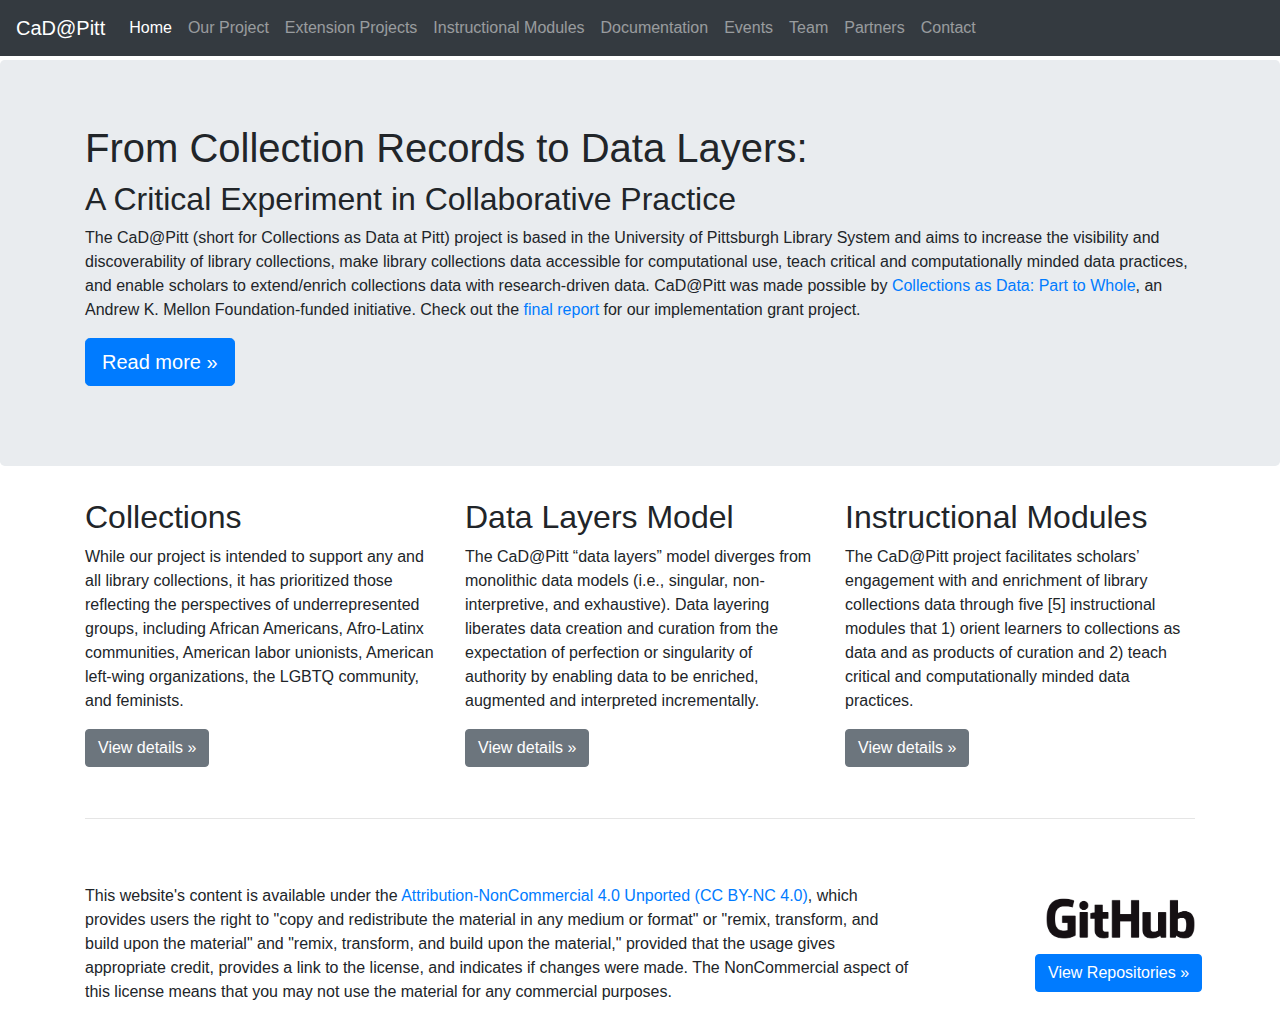
<file: index.html>
<!doctype html>
<html lang="en">
  <head>
    <meta charset="utf-8">
    <meta name="viewport" content="width=device-width, initial-scale=1, shrink-to-fit=no">
    <meta name="description" content="">
    <meta name="author" content="">
    <link rel="icon" href="favicon.ico">

    <title>CaD@Pitt</title>

    <!-- Bootstrap core CSS -->
    <link href="css/bootstrap.min.css" rel="stylesheet">

    <!-- Custom styles for this template -->
    <link href="css/jumbotron.css" rel="stylesheet">

    <!-- Font Awesome Icons css -->
    <link rel="stylesheet" href="https://cdnjs.cloudflare.com/ajax/libs/font-awesome/4.7.0/css/font-awesome.min.css">

  </head>

  <body>

    <nav class="navbar navbar-expand-md navbar-dark fixed-top bg-dark">
      <a class="navbar-brand" href="#">CaD@Pitt</a>
      <button class="navbar-toggler" type="button" data-toggle="collapse" data-target="#navbarsExampleDefault" aria-controls="navbarsExampleDefault" aria-expanded="false" aria-label="Toggle navigation">
        <span class="navbar-toggler-icon"></span>
      </button>

      <div class="collapse navbar-collapse" id="navbarsExampleDefault">
        <ul class="navbar-nav mr-auto">
          <li class="nav-item active">
            <a class="nav-link" href="#">Home<span class="sr-only">(current)</span></a>
          </li>

          <li class="nav-item">
            <a class="nav-link" href="/project">Our Project<span class="sr-only">(current)</span></a>
          </li>

          <li class="nav-item">
            <a class="nav-link" href="/extensions">Extension Projects</a>
          </li>

          <li class="nav-item">
            <a class="nav-link" href="/modules">Instructional Modules</a>
          </li>

          <li class="nav-item">
            <a class="nav-link" href="/documentation">Documentation</a>
          </li>

          <li class="nav-item">
            <a class="nav-link" href="/events">Events</a>
          </li>

          <li class="nav-item">
            <a class="nav-link" href="/team">Team</span></a>
          </li>

          <li class="nav-item">
            <a class="nav-link" href="/partners">Partners</a>
          </li>

          <li class="nav-item">
            <a class="nav-link" href="/contact">Contact</a>
          </li>
        </ul>

      </div>
    </nav>

    <main role="main">

      <!-- Main jumbotron for a primary marketing message or call to action -->
      <div class="jumbotron">
        <div class="container">
          <h1>From Collection Records to Data Layers: </h1>
          <h2>A Critical Experiment in Collaborative Practice</h2>
          <p>The CaD@Pitt (short for Collections as Data at Pitt) project is based in the University of Pittsburgh Library System and aims to increase the visibility and discoverability of library collections, make library collections data accessible for computational use, teach critical and computationally minded data practices, and enable scholars to extend/enrich collections data with research-driven data. CaD@Pitt was made possible by <a href="https://collectionsasdata.github.io/part2whole/">Collections as Data: Part to Whole</a>, an Andrew K. Mellon Foundation-funded initiative. Check out the <a href="https://osf.io/djgpz/">final report</a> for our implementation grant project.</p>
          <p><a class="btn btn-primary btn-lg" href="project" role="button">Read more &raquo;</a></p>
        </div>
      </div>

      <div class="container">
        <!-- Example row of columns -->
        <div class="row">
          <div class="col-md-4">
            <h2>Collections</h2>
            <p>While our project is intended to support any and all library collections, it has prioritized those reflecting the perspectives of underrepresented groups, including African Americans, Afro-Latinx communities, American labor unionists, American left-wing organizations, the LGBTQ community, and feminists.</p>
            <p><a class="btn btn-secondary" href="project#collections" role="button">View details &raquo;</a></p>
          </div>
          <div class="col-md-4">
            <h2>Data Layers Model</h2>
            <p>The CaD@Pitt “data layers” model diverges from monolithic data models (i.e., singular, non-interpretive, and exhaustive). Data layering liberates data creation and curation from the expectation of perfection or singularity of authority by enabling data to be enriched, augmented and interpreted incrementally.</p>
            <p><a class="btn btn-secondary" href="project#data-layers" role="button">View details &raquo;</a></p>
          </div>
          <div class="col-md-4">
            <h2>Instructional Modules</h2>
            <p>The CaD@Pitt project facilitates scholars’ engagement with and enrichment of library collections data through five [5] instructional modules that 1) orient learners to collections as data and as products of curation and 2) teach critical and computationally minded data practices.</p>
            <p><a class="btn btn-secondary" href="project#instructional-modules" role="button">View details &raquo;</a></p>
          </div>
        </div>
         <hr>
      </div> <!-- /container -->



    </main>

    <footer class="container"><div class="row">
      <div class="col-md-9"><p>This website's content is available under the <a href="https://creativecommons.org/licenses/by-nc/4.0/">Attribution-NonCommercial 4.0 Unported (CC BY-NC 4.0)</a>, which provides users the right to "copy and redistribute the material in any medium or format" or "remix, transform, and build upon the material" and "remix, transform, and build upon the material," provided that the usage gives appropriate credit, provides a link to the license, and indicates if changes were made. The NonCommercial aspect of this license means that you may not use the material for any commercial purposes. </p></div>
      <div class="col-md-1"></div>
      <div class="col-md-2"><img id="ghlogo" src="images/GitHub-Logos/GitHub_Logo.png">
            <a class="btn btn-primary" href="https://github.com/CaDatPitt" target="blank" role="button">View Repositories &raquo;</a>
          </div></div>

    </footer>

    <!-- Bootstrap core JavaScript
    ================================================== -->
    <!-- Placed at the end of the document so the pages load faster -->
    <script src="js/jquery-3.2.1.slim.min.js"></script>
    <script>window.jQuery || document.write('<script src="js/vendor/jquery-slim.min.js"><\/script>')</script>
    <script src="js/popper.min.js"></script>
    <script src="js/bootstrap.min.js"></script>
  </body>
</html>
</file>
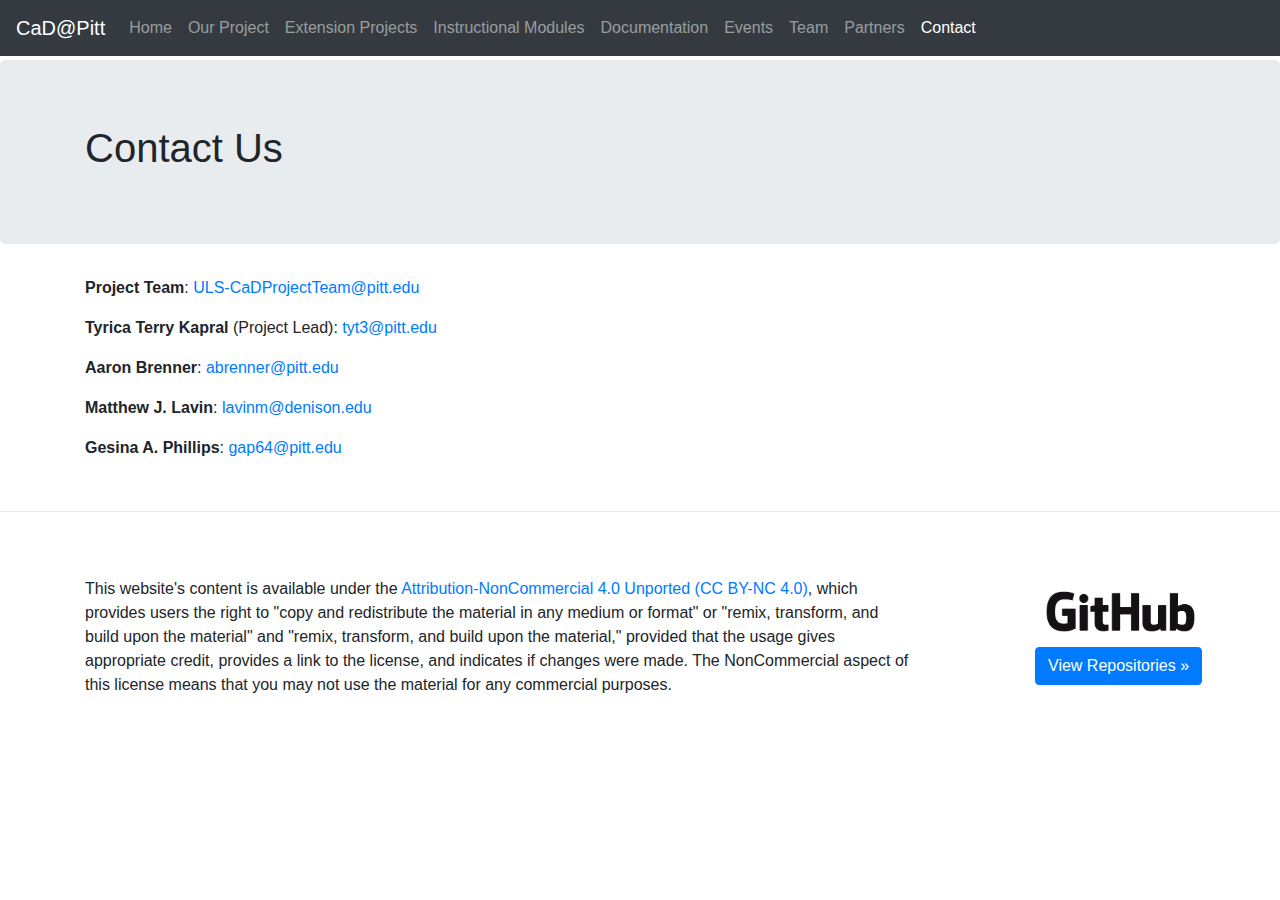
<file: contact/index.html>
<!doctype html>
<html lang="en">
  <head>
    <meta charset="utf-8">
    <meta name="viewport" content="width=device-width, initial-scale=1, shrink-to-fit=no">
    <meta name="description" content="">
    <meta name="author" content="">
    <link rel="icon" href="/favicon.ico">

    <title>Contact Us • CaD@Pitt</title>

    <!-- Bootstrap core CSS -->
    <link href="/css/bootstrap.min.css" rel="stylesheet">

    <!-- Custom styles for this template -->
    <link href="/css/jumbotron.css" rel="stylesheet">

    <!-- Font Awesome Icons css -->
    <link rel="stylesheet" href="https://cdnjs.cloudflare.com/ajax/libs/font-awesome/4.7.0/css/font-awesome.min.css">

  </head>

  <body>

    <nav class="navbar navbar-expand-md navbar-dark fixed-top bg-dark">
      <a class="navbar-brand" href="/">CaD@Pitt</a>
      <button class="navbar-toggler" type="button" data-toggle="collapse" data-target="#navbarsExampleDefault" aria-controls="navbarsExampleDefault" aria-expanded="false" aria-label="Toggle navigation">
        <span class="navbar-toggler-icon"></span>
      </button>

      <div class="collapse navbar-collapse" id="navbarsExampleDefault">
        <ul class="navbar-nav mr-auto">
          <li class="nav-item">
            <a class="nav-link" href="/">Home</a>
          </li>

          <li class="nav-item">
            <a class="nav-link" href="/project">Our Project</a>
          </li>

          <li class="nav-item">
            <a class="nav-link" href="/extensions">Extension Projects</a>
          </li>

          <li class="nav-item">
            <a class="nav-link" href="/modules">Instructional Modules</a>
          </li>

          <li class="nav-item">
            <a class="nav-link" href="/documentation">Documentation</a>
          </li>

          <li class="nav-item">
            <a class="nav-link" href="/events">Events</a>
          </li>

          <li class="nav-item">
            <a class="nav-link" href="/team">Team</span></a>
          </li>

          <li class="nav-item">
            <a class="nav-link" href="/partners">Partners</a>
          </li>

          <li class="nav-item active">
            <a class="nav-link" href="/contact">Contact<span class="sr-only">(current)</span></a>
          </li>
        </ul>
      </div>
    </nav>

    <main role="main">
      <div class="jumbotron">
        <div class="container">
          <h1>Contact Us</h1>
        </div>
      </div>
      <div class="container">
        <div class="row">
          <div class="col-md-8">

            <p><strong>Project Team</strong>: <a href = "mailto: ULS-CaDProjectTeam@pitt.edu">ULS-CaDProjectTeam@pitt.edu</a></p>

            <p><strong>Tyrica Terry Kapral</strong> (Project Lead): <a href = "mailto: tyt3@pitt.edu">tyt3@pitt.edu</a></p>

            <p><strong>Aaron Brenner</strong>: <a href = "mailto: abrenner@pitt.edu">abrenner@pitt.edu</a></p>

            <p><strong>Matthew J. Lavin</strong>: <a href = "mailto: lavinm@denison.edu">lavinm@denison.edu</a></p>

            <p><strong>Gesina A. Phillips</strong>: <a href = "mailto: gap64@pitt.edu">gap64@pitt.edu</a></p>

          </div>
        </div>
      </div>


    </main>
  <hr>
    <footer class="container"><div class="row">
      <div class="col-md-9"><p>This website's content is available under the <a href="https://creativecommons.org/licenses/by-nc/4.0/">Attribution-NonCommercial 4.0 Unported (CC BY-NC 4.0)</a>, which provides users the right to "copy and redistribute the material in any medium or format" or "remix, transform, and build upon the material" and "remix, transform, and build upon the material," provided that the usage gives appropriate credit, provides a link to the license, and indicates if changes were made. The NonCommercial aspect of this license means that you may not use the material for any commercial purposes. </p></div>
      <div class="col-md-1"></div>
      <div class="col-md-2"><img id="ghlogo" src="../images/GitHub-Logos/GitHub_Logo.png">
            <a class="btn btn-primary" href="https://github.com/CaDatPitt" target="blank" role="button">View Repositories &raquo;</a>
          </div></div>

    </footer>

    <!-- Bootstrap core JavaScript
    ================================================== -->
    <!-- Placed at the end of the document so the pages load faster -->
    <script src="/js/jquery-3.2.1.slim.min.js"></script>
    <script>window.jQuery || document.write('<script src="/js/vendor/jquery-slim.min.js"><\/script>')</script>
    <script src="/js/popper.min.js"></script>
    <script src="/js/bootstrap.min.js"></script>
  </body>
</html>
</file>
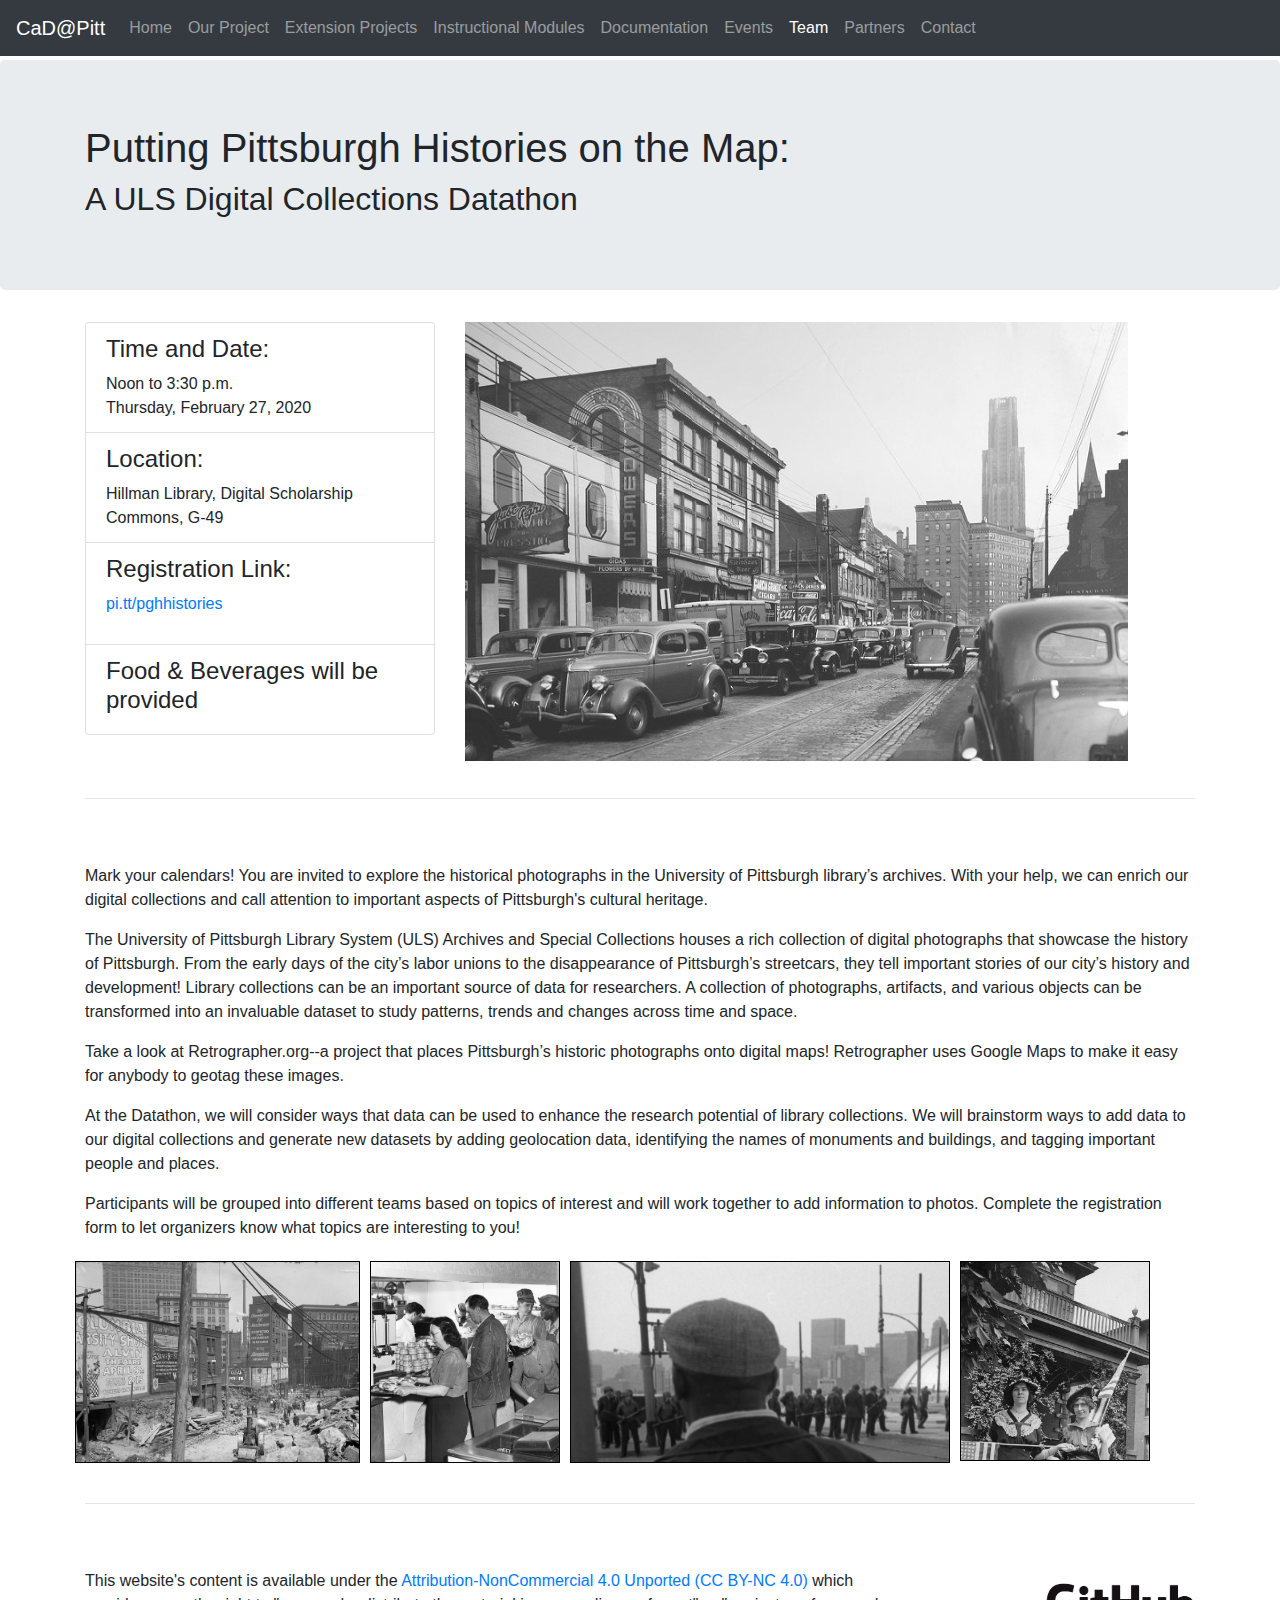
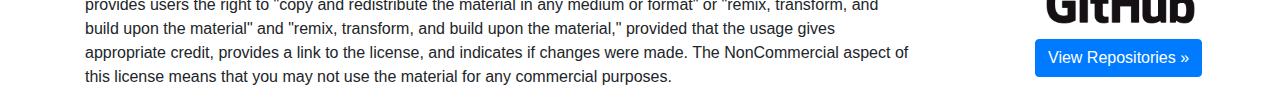
<file: datathon/index.html>
<!doctype html>
<html lang="en">
  <head>
    <meta charset="utf-8">
    <meta name="viewport" content="width=device-width, initial-scale=1, shrink-to-fit=no">
    <meta name="description" content="">
    <meta name="author" content="">
    <link rel="icon" href="/favicon.ico">

    <title>CaD@Pitt</title>

    <!-- Bootstrap core CSS -->
    <link href="/css/bootstrap.min.css" rel="stylesheet">

    <!-- Custom styles for this template -->
    <link href="/css/jumbotron.css" rel="stylesheet">
  </head>

  <body>

    <nav class="navbar navbar-expand-md navbar-dark fixed-top bg-dark">
      <a class="navbar-brand" href="/">CaD@Pitt</a>
      <button class="navbar-toggler" type="button" data-toggle="collapse" data-target="#navbarsExampleDefault" aria-controls="navbarsExampleDefault" aria-expanded="false" aria-label="Toggle navigation">
        <span class="navbar-toggler-icon"></span>
      </button>

      <div class="collapse navbar-collapse" id="navbarsExampleDefault">
        <ul class="navbar-nav mr-auto">
          <li class="nav-item">
            <a class="nav-link" href="/">Home</a>
          </li>

          <li class="nav-item">
            <a class="nav-link" href="/project">Our Project</a>
          </li>

          <li class="nav-item">
            <a class="nav-link" href="/extensions">Extension Projects</a>
          </li>

          <li class="nav-item">
            <a class="nav-link" href="/modules">Instructional Modules</a>
          </li>

          <li class="nav-item">
            <a class="nav-link" href="/documentation">Documentation</a>
          </li>

          <li class="nav-item">
            <a class="nav-link" href="/events">Events<span class="sr-only">(current)</span></a>
          </li>

          <li class="nav-item active">
            <a class="nav-link" href="/team">Team</span></a>
          </li>

          <li class="nav-item">
            <a class="nav-link" href="/partners">Partners</a>
          </li>

          <li class="nav-item">
            <a class="nav-link" href="/contact">Contact</a>
          </li>
        </ul>
      </div>
    </nav>

    <main role="main">
      <div class="jumbotron">
        <div class="container">
          <h1>Putting Pittsburgh Histories on the Map:</h1>
          <h2>A ULS Digital Collections Datathon</h2>
        </div>
      </div>
      <div class="container">
        <div class="row">
          <div class="col-md-4">
            <div class="list-group">
              <div class="list-group-item">
                <h4>Time and Date:</h4>
                Noon to 3:30 p.m. <br>
                Thursday, February 27, 2020
              </div>
              <div class="list-group-item">
                <h4>Location:</h4>
                Hillman Library, Digital Scholarship Commons, G-49
              </div>
              <div class="list-group-item">
                <h4>Registration Link:</h4>
                <a href="https://pitt.libcal.com/calendar/today/pghhistories">pi.tt/pghhistories</a>
              </p>
              </div>
              <div class="list-group-item">
                <h4>Food & Beverages will be provided</h4>
              </div>
            </div>
          </div>

          <div class="col-md-8">
            <img style="{width:'100%'; height: auto;}"src="/images/hpgh-1.png"/>
          </div>
        </div>
        <div class="row">
          <div class="col-md-12">
            <hr>
          <p>
            Mark your calendars! You are invited to explore the historical photographs in the University of Pittsburgh library’s archives. With your help, we can enrich our digital collections and call attention to important aspects of Pittsburgh's cultural heritage.
          </p>
          <p>
            The University of Pittsburgh Library System (ULS) Archives and Special Collections houses a rich collection of digital photographs that showcase the history of Pittsburgh. From the early days of the city’s labor unions to the disappearance of Pittsburgh’s streetcars, they tell important stories of our city’s history and development! Library collections can be an important source of data for researchers. A collection of photographs, artifacts, and various objects can be transformed into an invaluable dataset to study patterns, trends and changes across time and space.
          </p>
          <p>
            Take a look at Retrographer.org--a project that places Pittsburgh’s historic photographs onto digital maps! Retrographer uses Google Maps to make it easy for anybody to geotag these images.
          </p>
          <p>
             At the Datathon, we will consider ways that data can be used to enhance the research potential of library collections. We will brainstorm ways to add data to our digital collections and generate new datasets by adding geolocation data, identifying the names of monuments and buildings, and tagging important people and places.
          </p>
          <p>
             Participants will be grouped into different teams based on topics of interest and will work together to add information to photos. Complete the registration form to let organizers know what topics are interesting to you!
          </p>
        </div>
      </div>
    </div>
    <div class="container">
        <div class="row">
          <div class="col-md-3" style="padding:0;margin:5px;overflow:hidden;border:1px solid black;">
            <img style="width:auto;height:200px;" src="/images/hpgh-2.png"/>
          </div>
          <div class="col-md-2" style="padding:0;margin:5px;overflow:hidden;border:1px solid black;">
            <img style="width:auto;height:200px;" src="/images/hpgh-3.png"/>
          </div>
          <div class="col-md-4" style="padding:0;margin:5px;overflow:hidden;border:1px solid black;">
            <img style="width:auto;height:200px;" src="/images/hpgh-4.png"/>
          </div>
          <div class="col-md-2" style="height:200px;padding:0;margin:5px;overflow:hidden;border:1px solid black;">
            <img style="margin-left:-2px;width:105%;height:auto;" src="/images/hpgh-5.png"/>
          </div>
        </div>
      </div>

    </main>

    <footer class="container">
      <hr>
      <div class="row">

      <div class="col-md-9"><p>This website's content is available under the <a href="https://creativecommons.org/licenses/by-nc/4.0/">Attribution-NonCommercial 4.0 Unported (CC BY-NC 4.0)</a> which provides users the right to "copy and redistribute the material in any medium or format" or "remix, transform, and build upon the material" and "remix, transform, and build upon the material," provided that the usage gives appropriate credit, provides a link to the license, and indicates if changes were made. The NonCommercial aspect of this license means that you may not use the material for any commercial purposes. </p></div>
      <div class="col-md-1"></div>
      <div class="col-md-2"><img id="ghlogo" src="../images/GitHub-Logos/GitHub_Logo.png">
            <a class="btn btn-primary" href="https://github.com/CaDatPitt" target="blank" role="button">View Repositories &raquo;</a>
          </div></div>

    </footer>

    <!-- Bootstrap core JavaScript
    ================================================== -->
    <!-- Placed at the end of the document so the pages load faster -->
    <script src="/js/jquery-3.2.1.slim.min.js"></script>
    <script>window.jQuery || document.write('<script src="/js/vendor/jquery-slim.min.js"><\/script>')</script>
    <script src="/js/popper.min.js"></script>
    <script src="/js/bootstrap.min.js"></script>
  </body>
</html>
</file>
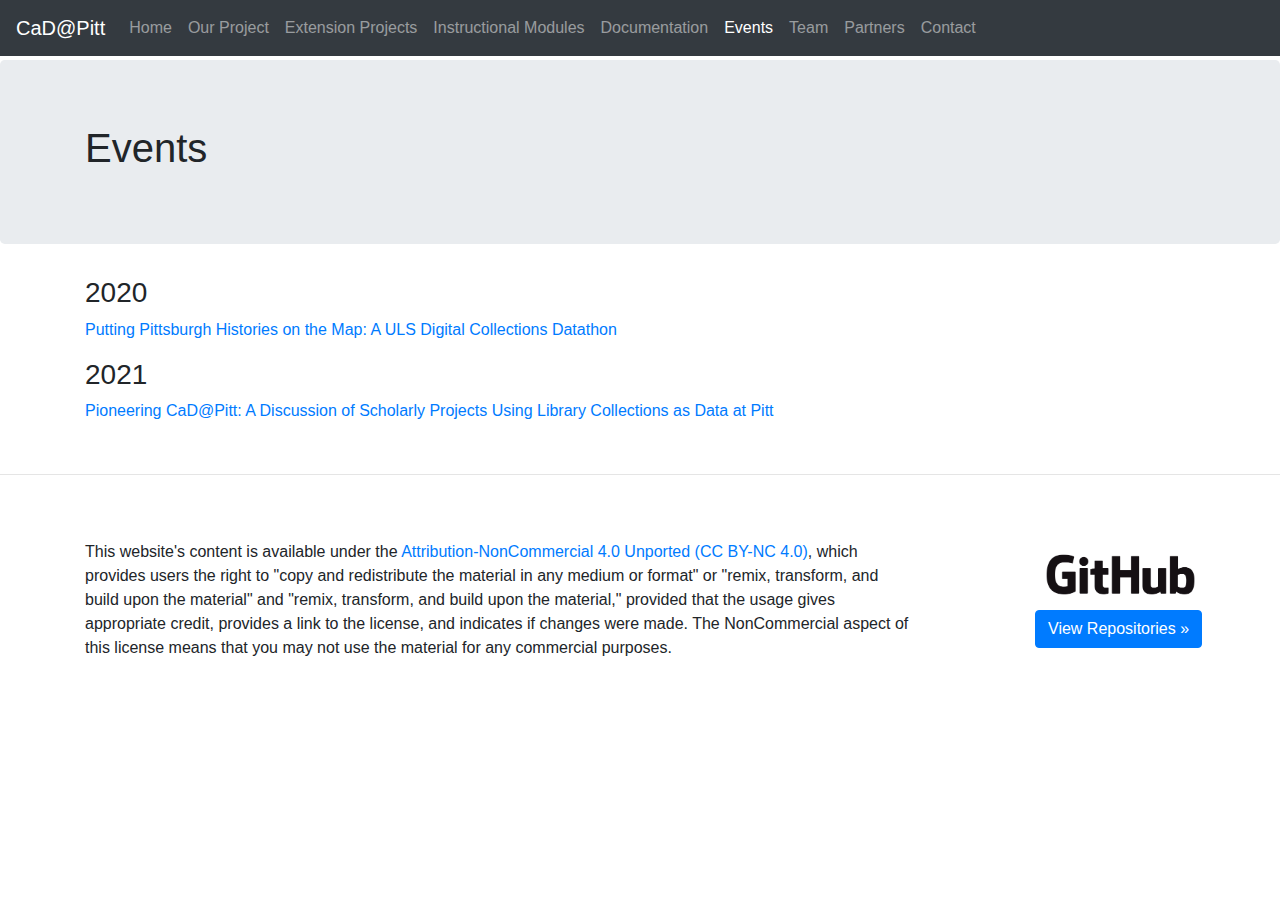
<file: events/index.html>
<!doctype html>
<html lang="en">
  <head>
    <meta charset="utf-8">
    <meta name="viewport" content="width=device-width, initial-scale=1, shrink-to-fit=no">
    <meta name="description" content="">
    <meta name="author" content="">
    <link rel="icon" href="/favicon.ico">

    <title>Events • CaD@Pitt</title>

    <!-- Bootstrap core CSS -->
    <link href="/css/bootstrap.min.css" rel="stylesheet">

    <!-- Custom styles for this template -->
    <link href="/css/jumbotron.css" rel="stylesheet">

    <!-- Font Awesome Icons css -->
    <link rel="stylesheet" href="https://cdnjs.cloudflare.com/ajax/libs/font-awesome/4.7.0/css/font-awesome.min.css">

  </head>

  <body>

    <nav class="navbar navbar-expand-md navbar-dark fixed-top bg-dark">
      <a class="navbar-brand" href="/">CaD@Pitt</a>
      <button class="navbar-toggler" type="button" data-toggle="collapse" data-target="#navbarsExampleDefault" aria-controls="navbarsExampleDefault" aria-expanded="false" aria-label="Toggle navigation">
        <span class="navbar-toggler-icon"></span>
      </button>

      <div class="collapse navbar-collapse" id="navbarsExampleDefault">
        <ul class="navbar-nav mr-auto">
          <li class="nav-item">
            <a class="nav-link" href="/">Home</a>
          </li>

          <li class="nav-item">
            <a class="nav-link" href="/project">Our Project</a>
          </li>

          <li class="nav-item">
            <a class="nav-link" href="/extensions">Extension Projects <span class="sr-only">(current)</a>
          </li>

          <li class="nav-item">
            <a class="nav-link" href="/modules">Instructional Modules</a>
          </li>

          <li class="nav-item">
            <a class="nav-link" href="/documentation">Documentation</a>
          </li>

          <li class="nav-item active">
            <a class="nav-link" href="/events">Events<span class="sr-only">(current)</span></a>
          </li>

          <li class="nav-item">
            <a class="nav-link" href="/team">Team</span></a>
          </li>

          <li class="nav-item">
            <a class="nav-link" href="/partners">Partners</a>
          </li>

          <li class="nav-item">
            <a class="nav-link" href="/contact">Contact</a>
          </li>
        </ul>
      </div>
    </nav>

    <main role="main">
      <div class="jumbotron">
        <div class="container">
          <h1>Events</h1>
        </div>
      </div>

      <div class="container">
        <div class="row">
         <div class="col-md-8">

           <div>
             <h3>2020</h3>
             <p><a href="2020-datathon">Putting Pittsburgh Histories on the Map: A ULS Digital Collections Datathon</a></p>
             <h3>2021</h3>
             <p><a href="2021-pioneering-cadatpitt">Pioneering CaD@Pitt: A Discussion of Scholarly Projects Using Library Collections as Data at Pitt</a></p>
           </div>

         </div>
        </div>
      </div>
    </main>

  <hr>
    <footer class="container"><div class="row">
      <div class="col-md-9"><p>This website's content is available under the <a href="https://creativecommons.org/licenses/by-nc/4.0/">Attribution-NonCommercial 4.0 Unported (CC BY-NC 4.0)</a>, which provides users the right to "copy and redistribute the material in any medium or format" or "remix, transform, and build upon the material" and "remix, transform, and build upon the material," provided that the usage gives appropriate credit, provides a link to the license, and indicates if changes were made. The NonCommercial aspect of this license means that you may not use the material for any commercial purposes. </p></div>
      <div class="col-md-1"></div>
      <div class="col-md-2"><img id="ghlogo" src="../images/GitHub-Logos/GitHub_Logo.png">
            <a class="btn btn-primary" href="https://github.com/CaDatPitt" target="blank" role="button">View Repositories &raquo;</a>
          </div></div>

    </footer>

    <!-- Bootstrap core JavaScript
    ================================================== -->
    <!-- Placed at the end of the document so the pages load faster -->
    <script src="/js/jquery-3.2.1.slim.min.js"></script>
    <script>window.jQuery || document.write('<script src="/js/vendor/jquery-slim.min.js"><\/script>')</script>
    <script src="/js/popper.min.js"></script>
    <script src="/js/bootstrap.min.js"></script>
  </body>
</html>
</file>
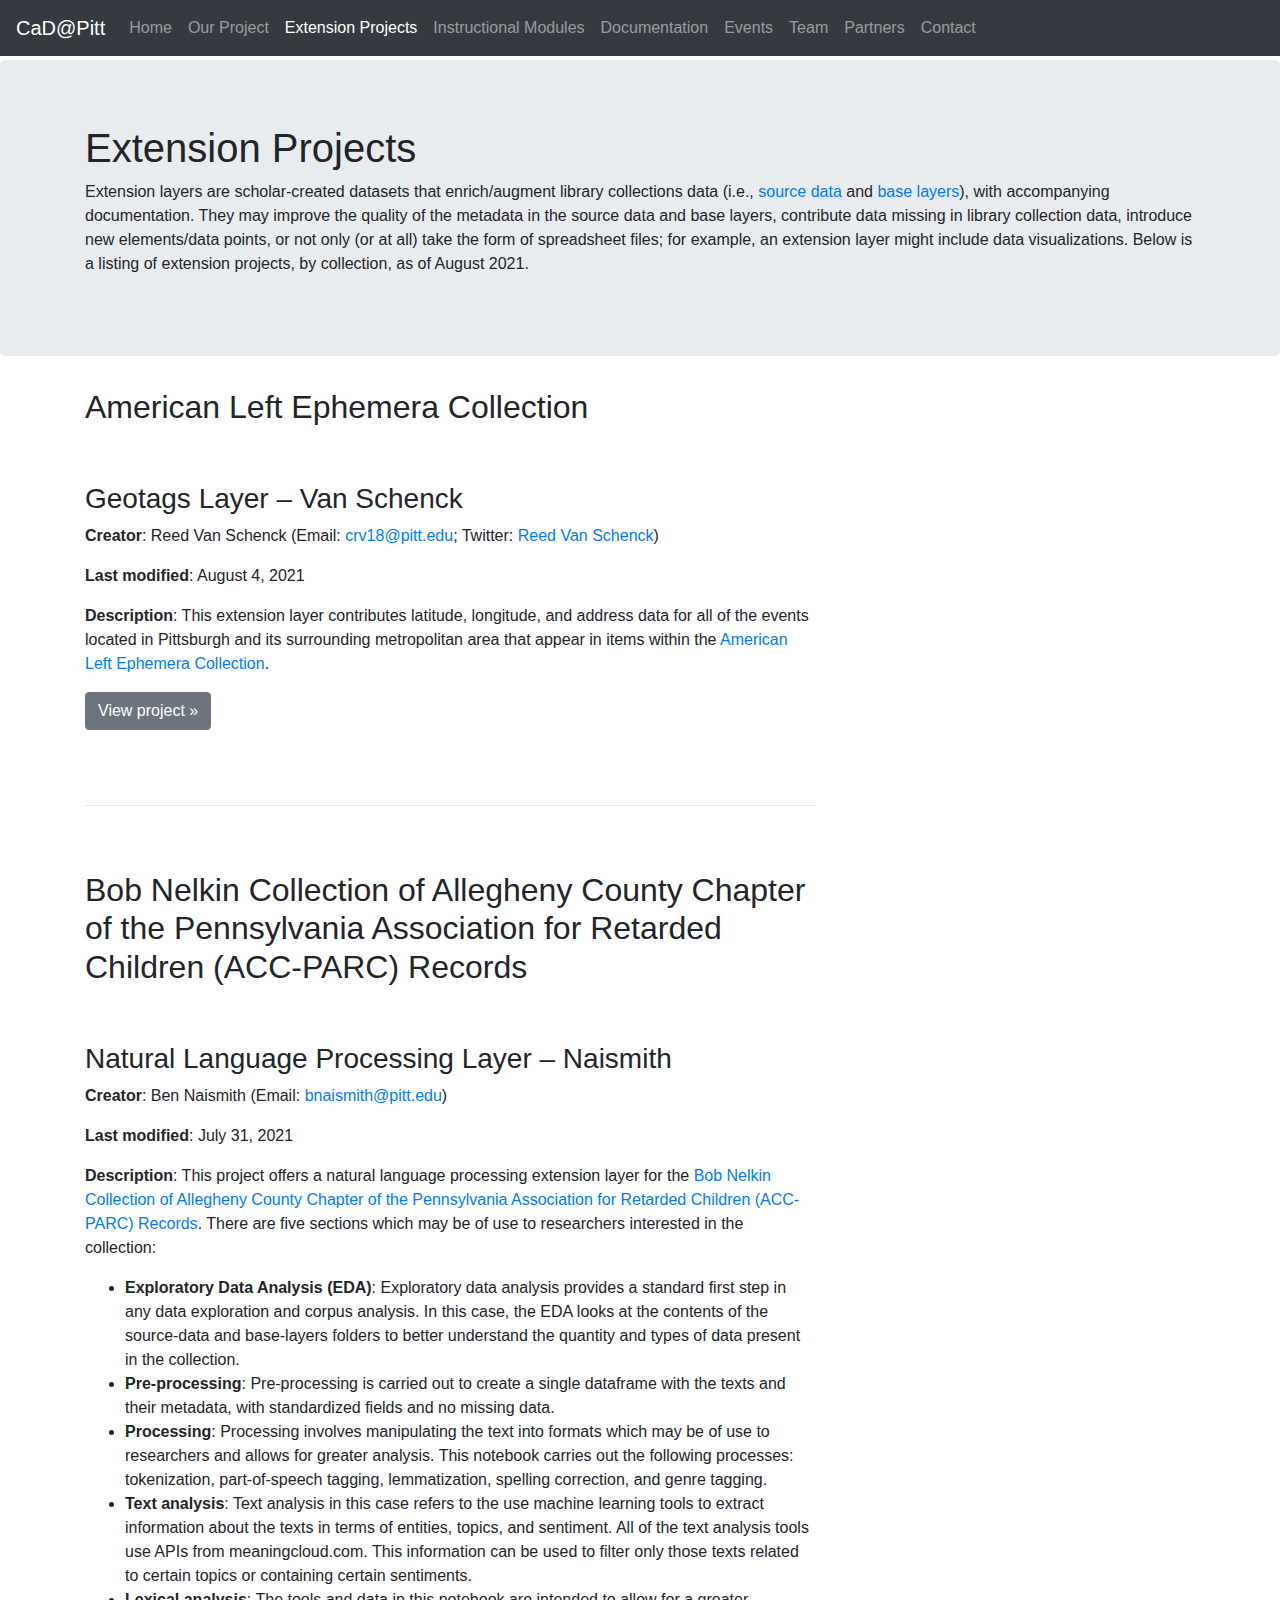
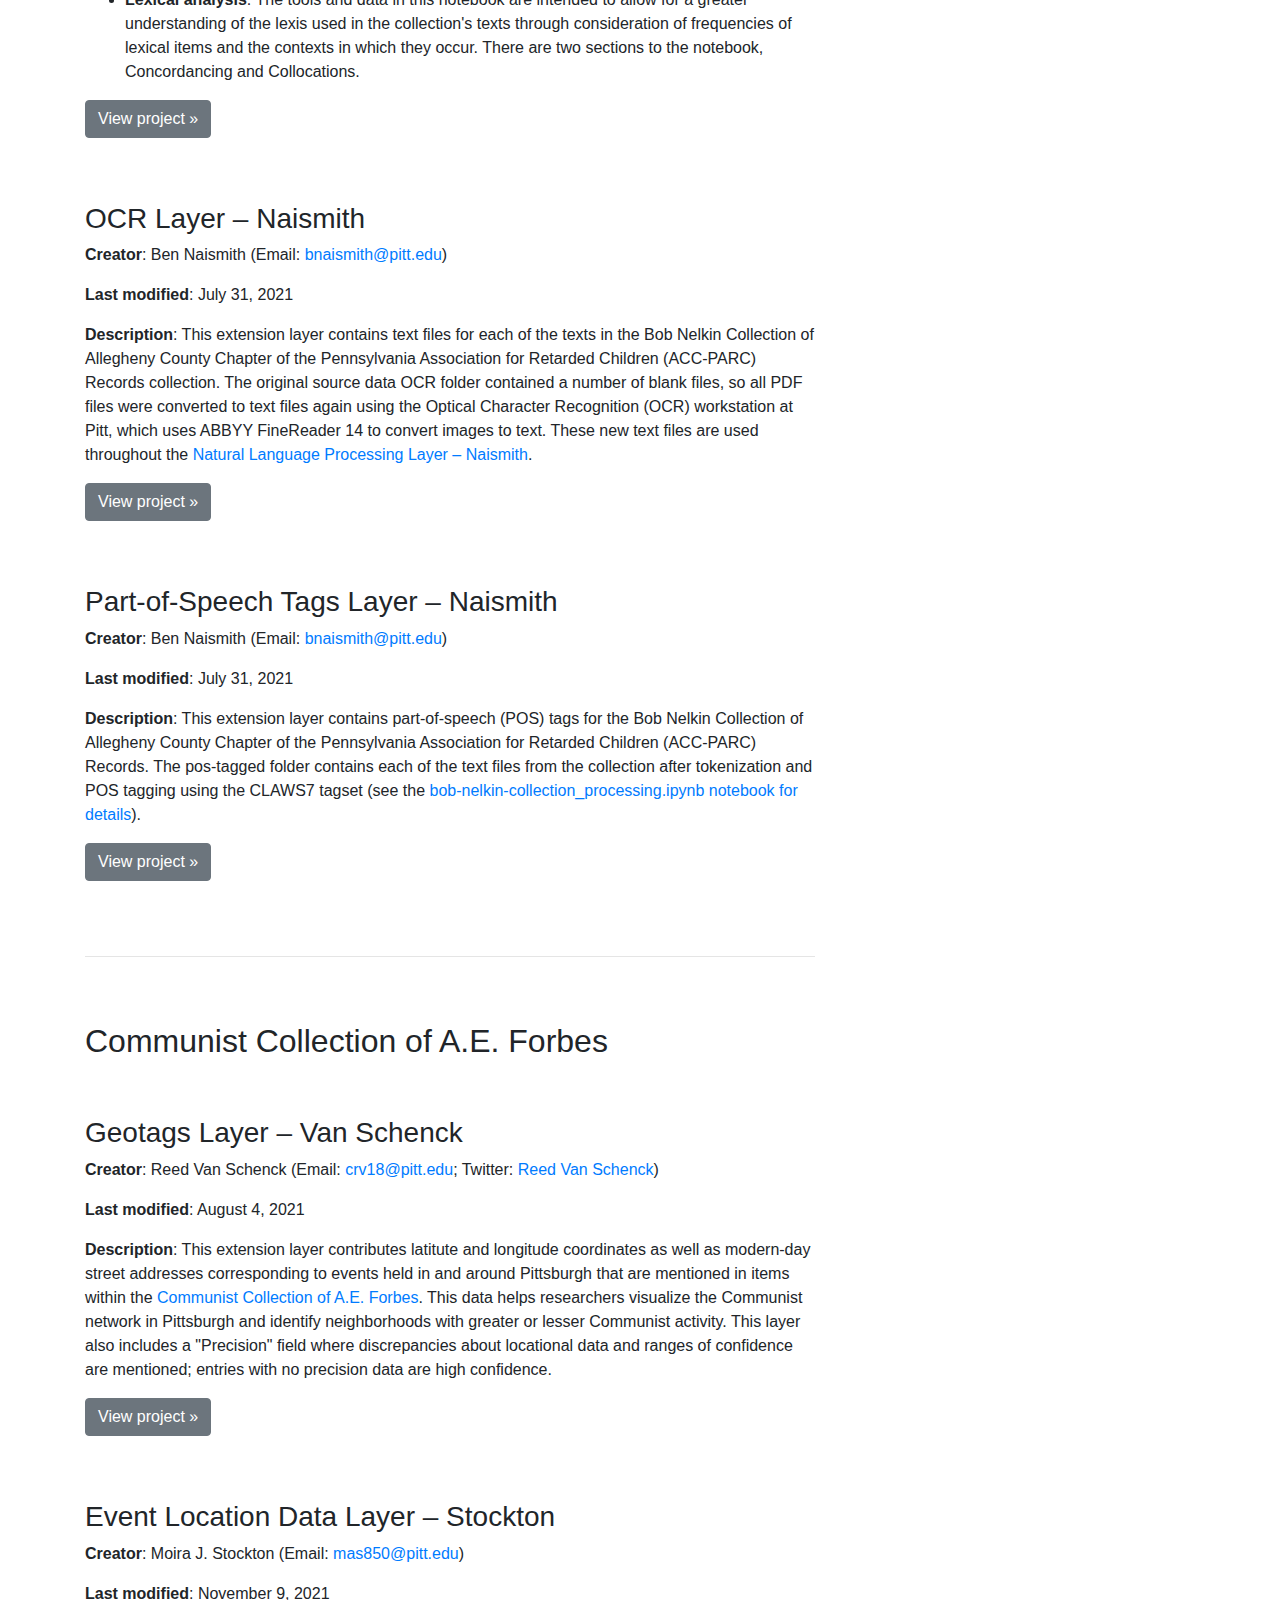
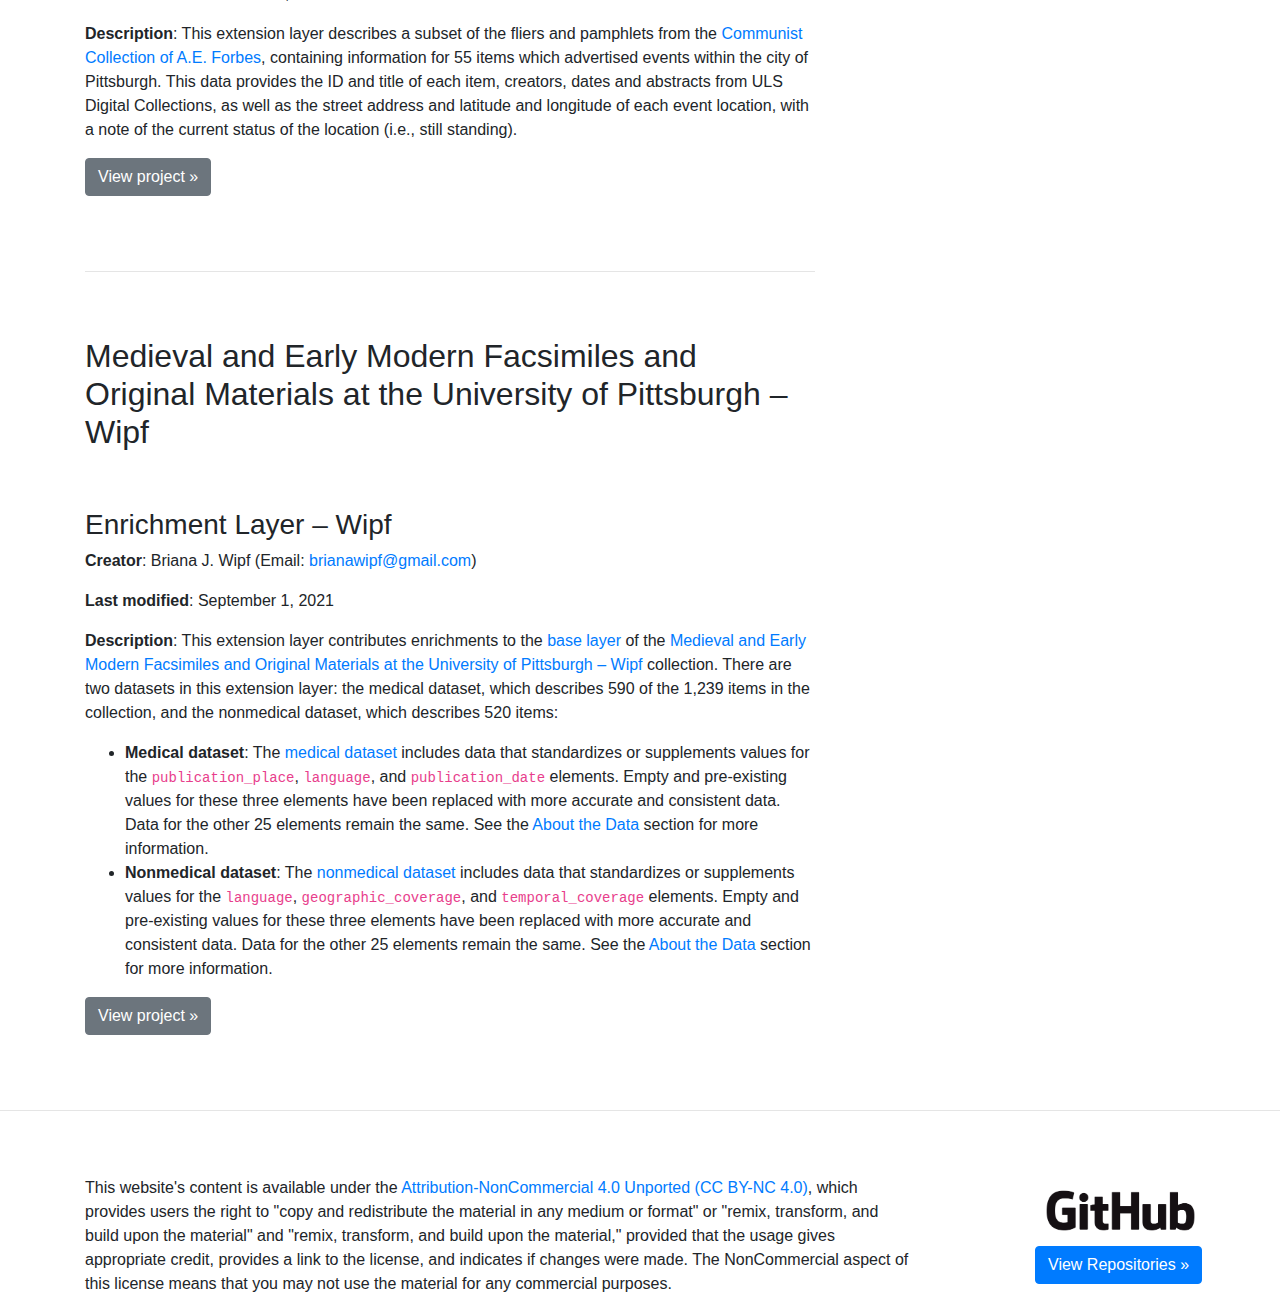
<file: extensions/index.html>
<!doctype html>
<html lang="en">
  <head>
    <meta charset="utf-8">
    <meta name="viewport" content="width=device-width, initial-scale=1, shrink-to-fit=no">
    <meta name="description" content="">
    <meta name="author" content="">
    <link rel="icon" href="/favicon.ico">

    <title>Extension Projects • CaD@Pitt</title>

    <!-- Bootstrap core CSS -->
    <link href="/css/bootstrap.min.css" rel="stylesheet">

    <!-- Custom styles for this template -->
    <link href="/css/jumbotron.css" rel="stylesheet">

    <!-- Font Awesome Icons css -->
    <link rel="stylesheet" href="https://cdnjs.cloudflare.com/ajax/libs/font-awesome/4.7.0/css/font-awesome.min.css">

  </head>

  <body>

    <nav class="navbar navbar-expand-md navbar-dark fixed-top bg-dark">
      <a class="navbar-brand" href="/">CaD@Pitt</a>
      <button class="navbar-toggler" type="button" data-toggle="collapse" data-target="#navbarsExampleDefault" aria-controls="navbarsExampleDefault" aria-expanded="false" aria-label="Toggle navigation">
        <span class="navbar-toggler-icon"></span>
      </button>

      <div class="collapse navbar-collapse" id="navbarsExampleDefault">
        <ul class="navbar-nav mr-auto">
          <li class="nav-item">
            <a class="nav-link" href="/">Home</a>
          </li>

          <li class="nav-item">
            <a class="nav-link" href="/project">Our Project</a>
          </li>

          <li class="nav-item active">
            <a class="nav-link" href="/extensions">Extension Projects<span class="sr-only">(current)</span></a>
          </li>

          <li class="nav-item">
            <a class="nav-link" href="/modules">Instructional Modules</a>
          </li>

          <li class="nav-item">
            <a class="nav-link" href="/documentation">Documentation</a>
          </li>

          <li class="nav-item">
            <a class="nav-link" href="/events">Events</a>
          </li>

          <li class="nav-item">
            <a class="nav-link" href="/team">Team</span></a>
          </li>

          <li class="nav-item">
            <a class="nav-link" href="/partners">Partners</a>
          </li>

          <li class="nav-item">
            <a class="nav-link" href="/contact">Contact</a>
          </li>
        </ul>
      </div>
    </nav>

    <main role="main">
      <div class="jumbotron">
        <div class="container">
          <h1>Extension Projects</h1>
          <p>Extension layers are scholar-created datasets that enrich/augment library collections data (i.e., <a href="https://cadatpitt.github.io/documentation/data-dictionary/introduction.html#source-data" target="_blank">source data</a> and <a href="https://cadatpitt.github.io/documentation/data-dictionary/introduction.html#base-layers" target="_blank">base layers</a>), with accompanying documentation. They may improve the quality of the metadata in the source data and base layers, contribute data missing in library collection data, introduce new elements/data points, or not only (or at all) take the form of spreadsheet files; for example, an extension layer might include data visualizations. Below is a listing of extension projects, by collection, as of August 2021.</p>
        </div>
      </div>
      <div class="container">
        <div class="row">
          <div class="col-md-8">

            <!-- Collection Section -->

            <a name="american-left-ephemera"></a>
            <h2>American Left Ephemera Collection</h2>

            <!-- Project Section -->

            <a name="american-left-ephemera-geotags-vanschenck"></a>
            <br/>
            <br/>
            <h3>Geotags Layer – Van Schenck</h3>
            <p><strong>Creator</strong>: Reed Van Schenck (Email: <a href="mailto:crv18@pitt.edu">crv18@pitt.edu</a>; Twitter: <a href="https://twitter.com/reedvanschenck" target="_blank">Reed Van Schenck</a>)</p>
            <p><strong>Last modified</strong>: August 4, 2021</p>
            <p><strong>Description</strong>: This extension layer contributes latitude, longitude, and address data for all of the events located in Pittsburgh and its surrounding metropolitan area that appear in items within the <a href="https://digital.library.pitt.edu/collection/american-left-ephemera-collection" target="_blank">American Left Ephemera Collection</a>.</p>
            <p><a class="btn btn-secondary" href="https://github.com/CaDatPitt/data-layers/tree/master/extension-layers/american-left-ephemera/geotags_van-schenck" target="_blank" role="button">View project &raquo;</a></p>

            <br/>

            <!-- Collection Section -->

            <a name="bob-nelkin-collection"></a>
            <hr/>

            <!-- Project Section -->

            <h2>Bob Nelkin Collection of Allegheny County Chapter of the Pennsylvania Association for Retarded Children (ACC-PARC) Records</h2>

            <a name="bob-nelkin-collection-nlp-naismith"></a>
            <br/>
            <br/>
            <h3>Natural Language Processing Layer – Naismith</h3>
            <p><strong>Creator</strong>: Ben Naismith (Email: <a href="mailto:bnaismith@pitt.edu">bnaismith@pitt.edu</a>)</p>
            <p><strong>Last modified</strong>: July 31, 2021</p>
            <p><strong>Description</strong>: This project offers a natural language processing extension layer for the <a href="https://historicpittsburgh.org/collection/nelkin-acc-parc-records" target="_blank">Bob Nelkin Collection of Allegheny County Chapter of the Pennsylvania Association for Retarded Children (ACC-PARC) Records</a>. There are five sections which may be of use to researchers interested in the collection:
              <ul>
                <li>
                  <strong>Exploratory Data Analysis (EDA)</strong>: Exploratory data analysis provides a standard first step in any data exploration and corpus analysis. In this case, the EDA looks at the contents of the source-data and base-layers folders to better understand the quantity and types of data present in the collection.
                </li>
                <li>
                  <strong>Pre-processing</strong>: Pre-processing is carried out to create a single dataframe with the texts and their metadata, with standardized fields and no missing data.
                </li>
                <li>
                  <strong>Processing</strong>: Processing involves manipulating the text into formats which may be of use to researchers and allows for greater analysis. This notebook carries out the following processes: tokenization, part-of-speech tagging, lemmatization, spelling correction, and genre tagging.
                </li>
                <li>
                  <strong>Text analysis</strong>: Text analysis in this case refers to the use machine learning tools to extract information about the texts in terms of entities, topics, and sentiment. All of the text analysis tools use APIs from meaningcloud.com. This information can be used to filter only those texts related to certain topics or containing certain sentiments.
                </li>
                <li>
                  <strong>Lexical analysis</strong>: The tools and data in this notebook are intended to allow for a greater understanding of the lexis used in the collection's texts through consideration of frequencies of lexical items and the contexts in which they occur. There are two sections to the notebook, Concordancing and Collocations.
                </li>
              </ul>
              <p><a class="btn btn-secondary" href="https://github.com/CaDatPitt/data-layers/tree/master/extension-layers/bob-nelkin-collection/natural-language-processing_naismith" target="_blank" role="button">View project &raquo;</a></p>
            </p>

            <!-- Project Section -->

            <a name="bob-nelkin-collection-ocr-naismith"></a>
            <br/>
            <br/>
            <h3>OCR Layer – Naismith</h3>
            <p><strong>Creator</strong>: Ben Naismith (Email: <a href="mailto:bnaismith@pitt.edu">bnaismith@pitt.edu</a>)</p>
            <p><strong>Last modified</strong>: July 31, 2021</p>
            <p><strong>Description</strong>: This extension layer contains text files for each of the texts in the Bob Nelkin Collection of Allegheny County Chapter of the Pennsylvania Association for Retarded Children (ACC-PARC) Records collection. The original source data OCR folder contained a number of blank files, so all PDF files were converted to text files again using the Optical Character Recognition (OCR) workstation at Pitt, which uses ABBYY FineReader 14 to convert images to text. These new text files are used throughout the <a href="https://github.com/CaDatPitt/data-layers/tree/master/extension-layers/bob-nelkin-collection/natural-language-processing_naismith" target="_blank">Natural Language Processing Layer – Naismith</a>.
            </p>
            <p><a class="btn btn-secondary" href="https://github.com/CaDatPitt/data-layers/tree/master/extension-layers/bob-nelkin-collection/ocr_naismith/" target="_blank" role="button">View project &raquo;</a></p>

            <!-- Project Section -->

            <a name="bob-nelkin-collection-pos-naismith"></a>
            <br/>
            <br/>
            <h3>Part-of-Speech Tags Layer – Naismith</h3>
            <p><strong>Creator</strong>: Ben Naismith (Email: <a href="mailto:bnaismith@pitt.edu">bnaismith@pitt.edu</a>)</p>
            <p><strong>Last modified</strong>: July 31, 2021</p>
            <p><strong>Description</strong>: This extension layer contains part-of-speech (POS) tags for the Bob Nelkin Collection of Allegheny County Chapter of the Pennsylvania Association for Retarded Children (ACC-PARC) Records. The pos-tagged folder contains each of the text files from the collection after tokenization and POS tagging using the CLAWS7 tagset (see the <a href="https://github.com/CaDatPitt/data-layers/tree/master/extension-layers/bob-nelkin-collection/natural-language-processing_naismith/processing/bob-nelkin-collection_processing.ipynb" target="_blank">bob-nelkin-collection_processing.ipynb notebook for details</a>).
            </p>
            <p><a class="btn btn-secondary" href="https://github.com/CaDatPitt/data-layers/tree/master/extension-layers/bob-nelkin-collection/pos-tags_naismith/" target="_blank" role="button">View project &raquo;</a></p>

            <br/>

            <!-- Collection Section -->

            <a name="communist-collection-forbes"></a>
            <hr/>

            <h2>Communist Collection of A.E. Forbes</h2>

            <!-- Project Section -->

            <a name="communist-collection-forbes-geotags-vanschenck"></a>
            <br/>
            <br/>
            <h3>Geotags Layer – Van Schenck</h3>
            <p><strong>Creator</strong>: Reed Van Schenck (Email: <a href="mailto:crv18@pitt.edu">crv18@pitt.edu</a>; Twitter: <a href="https://twitter.com/reedvanschenck" target="_blank">Reed Van Schenck</a>)</p>
            <p><strong>Last modified</strong>: August 4, 2021</p>
            <p><strong>Description</strong>: This extension layer contributes latitute and longitude coordinates as well as modern-day street addresses corresponding to events held in and around Pittsburgh that are mentioned in items within the <a href="https://digital.library.pitt.edu/collection/communist-collection-ae-forbes" target="_blank">Communist Collection of A.E. Forbes</a>. This data helps researchers visualize the Communist network in Pittsburgh and identify neighborhoods with greater or lesser Communist activity. This layer also includes a "Precision" field where discrepancies about locational data and ranges of confidence are mentioned; entries with no precision data are high confidence.</p>
            <p><a class="btn btn-secondary" href="https://github.com/CaDatPitt/data-layers/tree/master/extension-layers/communist-collection-forbes/geotags_van-schenck" target="_blank" role="button">View project &raquo;</a></p>

            <!-- Project Section -->

            <a name="communist-collection-forbes-event-location-data-stockton"></a>
            <br/>
            <br/>
            <h3>Event Location Data Layer – Stockton</h3>
            <p><strong>Creator</strong>: Moira J. Stockton (Email: <a href="mailto:mas850@pitt.edu">mas850@pitt.edu</a>)</p>
            <p><strong>Last modified</strong>: November 9, 2021</p>
            <p><strong>Description</strong>: This extension layer describes a subset of the fliers and pamphlets from the <a href="https://digital.library.pitt.edu/collection/communist-collection-ae-forbes" target="_blank">Communist Collection of A.E. Forbes</a>, containing information for 55 items which advertised events within the city of Pittsburgh. This data provides the ID and title of each item, creators, dates and abstracts from ULS Digital Collections, as well as the street address and latitude and longitude of each event location, with a note of the current status of the location (i.e., still standing).</p>
            <p><a class="btn btn-secondary" href="https://github.com/CaDatPitt/data-layers/tree/master/extension-layers/communist-collection-forbes/event-location-data_stockton/" target="_blank" role="button">View project &raquo;</a></p>

            <br/>

            <!-- Collection Section -->

            <a name="medieval-and-early-modern-wipf"></a>
            <hr/>

            <h2>Medieval and Early Modern Facsimiles and Original Materials at the University of Pittsburgh – Wipf</h2>

            <!-- Project Section -->

            <a name="medieval-and-early-modern-wipf-enrichment"></a>
            <br/>
            <br/>
            <h3>Enrichment Layer – Wipf</h3>
            <p><strong>Creator</strong>: Briana J. Wipf (Email: <a href="mailto:brianawipf@gmail.comu">brianawipf@gmail.com</a>)</p>
            <p><strong>Last modified</strong>: September 1, 2021</p>
            <p><strong>Description</strong>: This extension layer contributes enrichments to the <a href="https://github.com/CaDatPitt/data-layers/blob/master/base-layers/medieval-and-early-modern_wipf/medieval-and-early-modern_wipf_item-base-layer_monograph-catalog.csv" target="_blank">base layer</a> of the <a href="https://github.com/CaDatPitt/data-layers/tree/master/base-layers/medieval-and-early-modern_wipf" target="_blank">Medieval and Early Modern Facsimiles and Original Materials at the University of Pittsburgh – Wipf</a> collection. There are two datasets in this extension layer: the medical dataset, which describes 590 of the 1,239 items in the collection, and the nonmedical dataset, which describes 520 items:
              <ul>
                <li><strong>Medical dataset</strong>: The <a href="https://github.com/CaDatPitt/data-layers/tree/master/extension-layers/medieval-and-early-modern_wipf/enrichment_wipf/medieval-and-early-modern_wipf_medical_enrichment.csv" target="
                  ">medical dataset</a> includes data that standardizes or supplements values for the <code>publication_place</code>, <code>language</code>, and <code>publication_date</code> elements. Empty and pre-existing values for these three elements have been replaced with more accurate and consistent data. Data for the other 25 elements remain the same. See the <a href="https://github.com/CaDatPitt/data-layers/tree/master/extension-layers/medieval-and-early-modern_wipf/enrichment_wipf#about-the-data" target="_blank">About the Data</a> section for more information.
                </li>
                <li><strong>Nonmedical dataset</strong>: The <a href="https://github.com/CaDatPitt/data-layers/tree/master/extension-layers/medieval-and-early-modern_wipf/enrichment_wipf/medieval-and-early-modern_wipf_nonmedical_enrichment.csv" target="
                  ">nonmedical dataset</a> includes data that standardizes or supplements values for the <code>language</code>, <code>geographic_coverage</code>, and <code>temporal_coverage</code> elements. Empty and pre-existing values for these three elements have been replaced with more accurate and consistent data. Data for the other 25 elements remain the same. See the <a href="https://github.com/CaDatPitt/data-layers/tree/master/extension-layers/medieval-and-early-modern_wipf/enrichment_wipf#about-the-data" target="_blank">About the Data</a> section for more information.</p>
                </li>
              </ul>
            <p><a class="btn btn-secondary" href="https://github.com/CaDatPitt/data-layers/tree/master/extension-layers/medieval-and-early-modern_wipf/enrichment_wipf" target="_blank" role="button">View project &raquo;</a></p>

            <br/>

          </div>
        </div>
      </div>

    </main>
  <hr/>
    <footer class="container"><div class="row">
      <div class="col-md-9"><p>This website's content is available under the <a href="https://creativecommons.org/licenses/by-nc/4.0/">Attribution-NonCommercial 4.0 Unported (CC BY-NC 4.0)</a>, which provides users the right to "copy and redistribute the material in any medium or format" or "remix, transform, and build upon the material" and "remix, transform, and build upon the material," provided that the usage gives appropriate credit, provides a link to the license, and indicates if changes were made. The NonCommercial aspect of this license means that you may not use the material for any commercial purposes. </p></div>
      <div class="col-md-1"></div>
      <div class="col-md-2"><img id="ghlogo" src="../images/GitHub-Logos/GitHub_Logo.png">
            <a class="btn btn-primary" href="https://github.com/CaDatPitt" target="blank" role="button">View Repositories &raquo;</a>
          </div></div>

    </footer>

    <!-- Bootstrap core JavaScript
    ================================================== -->
    <!-- Placed at the end of the document so the pages load faster -->
    <script src="/js/jquery-3.2.1.slim.min.js"></script>
    <script>window.jQuery || document.write('<script src="/js/vendor/jquery-slim.min.js"><\/script>')</script>
    <script src="/js/popper.min.js"></script>
    <script src="/js/bootstrap.min.js"></script>
  </body>
</html>
</file>
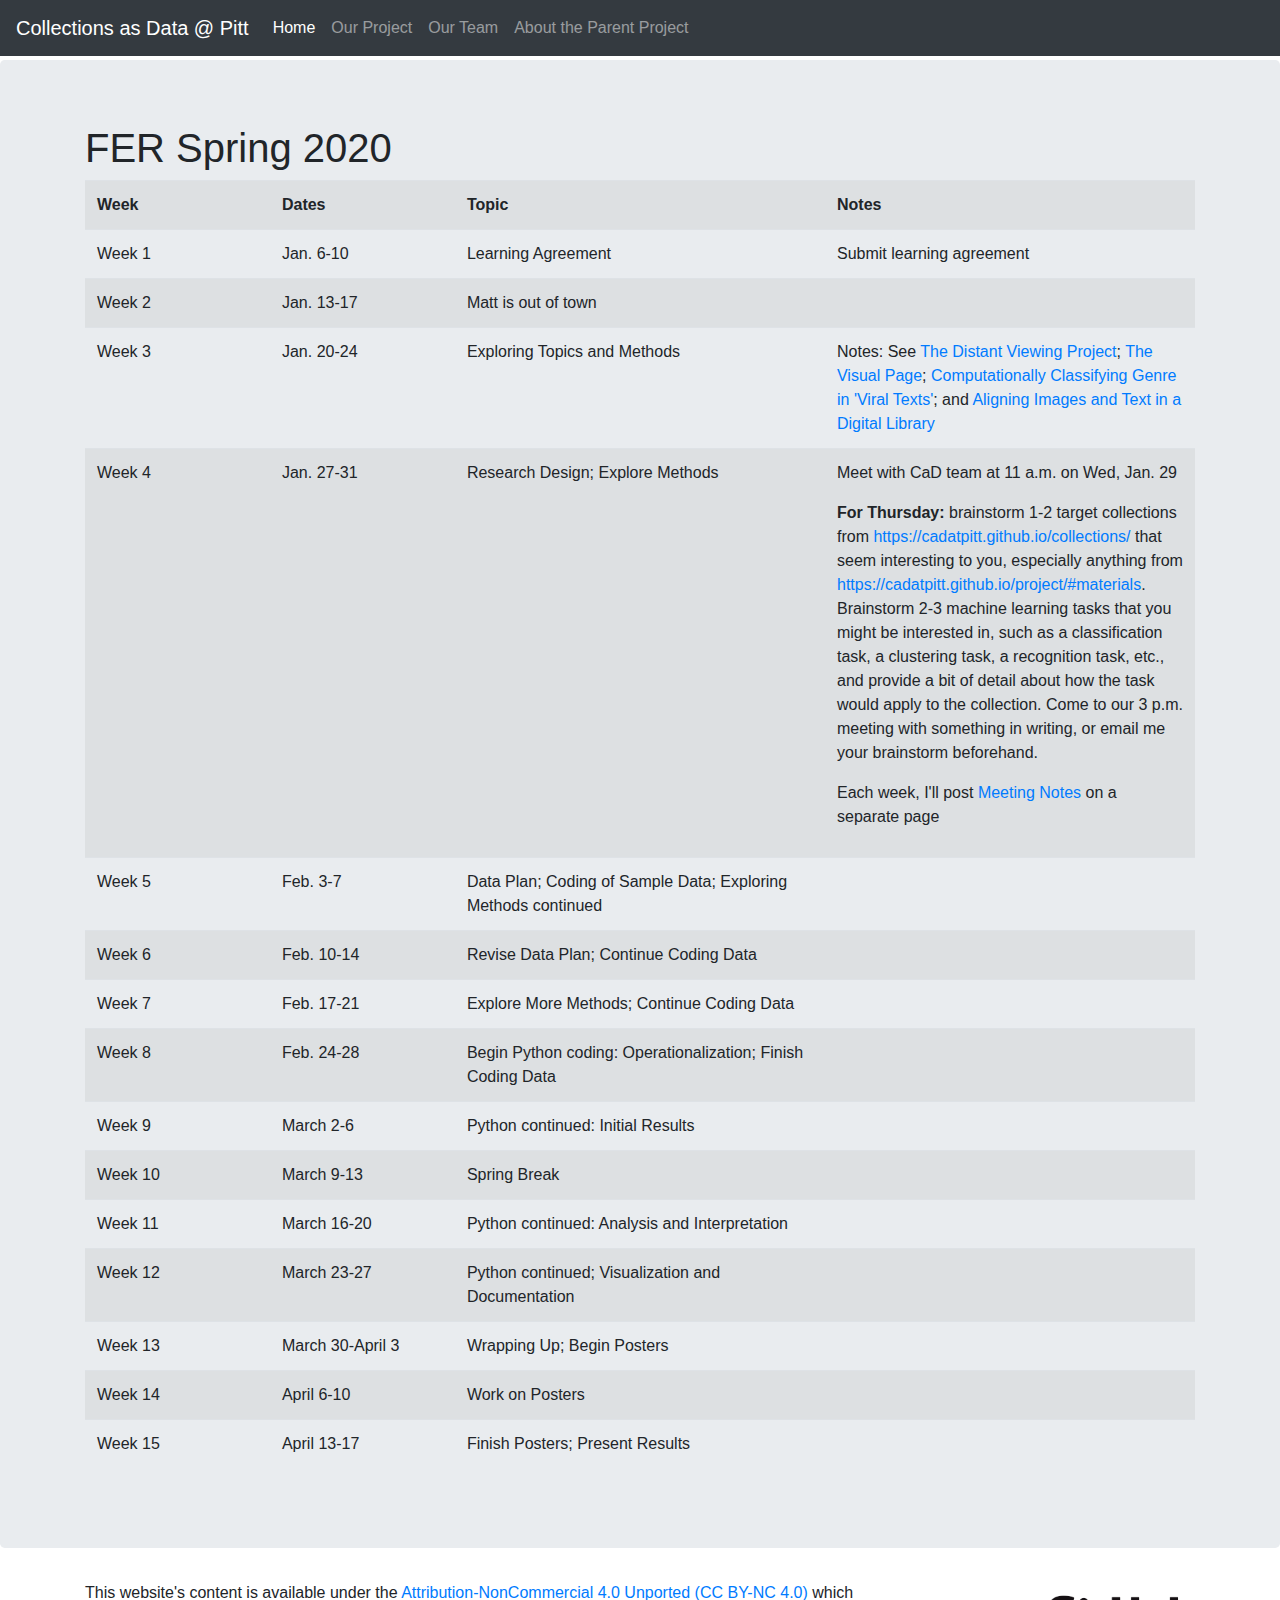
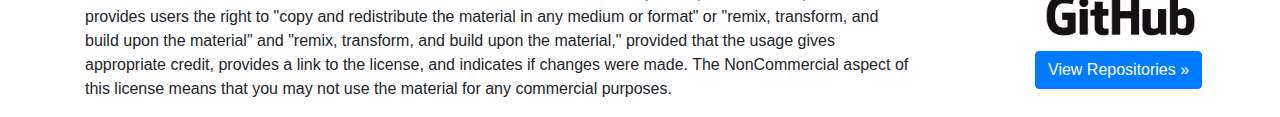
<file: fer/index.html>
<!doctype html>
<html lang="en">
  <head>
    <meta charset="utf-8">
    <meta name="viewport" content="width=device-width, initial-scale=1, shrink-to-fit=no">
    <meta name="description" content="">
    <meta name="author" content="">
    <link rel="icon" href="/favicon.ico">

    <title>Collections as Data at Pitt</title>

    <!-- Bootstrap core CSS -->
    <link href="/css/bootstrap.min.css" rel="stylesheet">

    <!-- Custom styles for this template -->
    <link href="/css/jumbotron.css" rel="stylesheet">
  </head>

  <body>

    <nav class="navbar navbar-expand-md navbar-dark fixed-top bg-dark">
      <a class="navbar-brand" href="/">Collections as Data @ Pitt</a>
      <button class="navbar-toggler" type="button" data-toggle="collapse" data-target="#navbarsExampleDefault" aria-controls="navbarsExampleDefault" aria-expanded="false" aria-label="Toggle navigation">
        <span class="navbar-toggler-icon"></span>
      </button>

      <div class="collapse navbar-collapse" id="navbarsExampleDefault">
        <ul class="navbar-nav mr-auto">
          <li class="nav-item active">
            <a class="nav-link" href="/">Home<span class="sr-only">(current)</span></a>
          </li>

          <li class="nav-item">
            <a class="nav-link" href="/project">Our Project</a>
          </li>

          <li class="nav-item">
            <a class="nav-link" href="/team">Our Team</a>
          </li>
          
          <li class="nav-item">
            <a class="nav-link" href="https://collectionsasdata.github.io/part2whole/">About the Parent Project</a>
          </li>
        </ul>
        
      </div>
    </nav>

    <main role="main">
      <div class="jumbotron">
        <div class="container"> 
          <h1>FER Spring 2020</h1>
          
          <table class="table table-striped">
        <tr><th style="width: 16.66%">Week</th><th style="width: 16.66%">Dates</th><th style="width: 33.34%">Topic</th><th style="width: 33.33%">Notes</th></tr>
        <tr><td>Week 1</td><td>Jan. 6-10</td><td>Learning Agreement</td><td>Submit learning agreement</td></tr>
        
        
		<tr><td>Week 2</td><td>Jan. 13-17</td><td>Matt is out of town</td>
			<td></td>
        	</tr>
		
		<tr><td>Week 3</td><td>Jan. 20-24</td><td>Exploring Topics and Methods</td>
			<td colspan="2">Notes: See <a href="https://www.distantviewing.org/">The Distant Viewing Project</a>; <a href="http://nmhouston.com/visual-page/">The Visual Page</a>; <a href="https://jonathandfitzgerald.com/blog/2016/07/13/keystone-paper.html">Computationally Classifying Genre in 'Viral Texts'</a>; and <a href="https://avindhsig.wordpress.com/aligning-images-and-text-in-a-digital-library/">Aligning Images and Text in a Digital Library</a></td>
		</tr>
		<tr><td>Week 4</td><td>Jan. 27-31</td><td>Research Design; Explore Methods</td>
			<td>
				<p>Meet with CaD team at 11 a.m. on Wed, Jan. 29</p>
				<p><strong>For Thursday:</strong> brainstorm 1-2 target collections from <a href="https://cadatpitt.github.io/collections/">https://cadatpitt.github.io/collections/</a> that seem interesting to you, especially anything from <a href="https://cadatpitt.github.io/project/#materials">https://cadatpitt.github.io/project/#materials</a>. Brainstorm 2-3 machine learning tasks that you might be interested in, such as a classification task, a clustering task, a recognition task, etc., and provide a bit of detail about how the task would apply to the collection. Come to our 3 p.m. meeting with something in writing, or email me your brainstorm beforehand.</p>
				<p>Each week, I'll post <a href="https://cadatpitt.github.io/fer/meeting-notes/">Meeting Notes</a> on a separate page</p>
			</td>
		</tr>
		

		<tr><td>Week 5</td><td>Feb. 3-7</td><td>Data Plan; Coding of Sample Data; Exploring Methods continued</td><td></td></tr>
		
		<tr><td>Week 6</td><td>Feb. 10-14</td><td>Revise Data Plan; Continue Coding Data</td>
			<td></td>
		</tr>
		
        <tr><td>Week 7</td><td>Feb. 17-21</td><td>Explore More Methods; Continue Coding Data</td>
       		<td></td>
    	</tr>

		<tr><td>Week 8</td><td>Feb. 24-28</td><td>Begin Python coding: Operationalization; Finish Coding Data</td>
			<td></td>
		</tr>
		
		<tr><td>Week 9</td><td>March 2-6</td><td>Python continued: Initial Results</td>
			<td></td>
		</tr>
	
		<tr><td>Week 10</td><td>March 9-13</td><td>Spring Break</td>
			<td></td>
		</tr>
		
        <tr><td>Week 11</td><td>March 16-20</td><td>Python continued: Analysis and Interpretation</td>
        	<td></td>
    	</tr>
		
        
        <tr><td>Week 12</td><td>March 23-27</td><td>Python continued; Visualization and Documentation</td>
        	<td></td>
        </tr>
		
        
		<tr><td>Week 13</td><td>March 30-April 3</td><td>Wrapping Up; Begin Posters</td>
			<td></td>
		</tr>
		
		<tr><td>Week 14</td><td>April 6-10</td><td>Work on Posters</td>
			<td></td>
		</tr>
		
		<tr><td>Week 15</td><td>April 13-17</td><td>Finish Posters; Present Results</td>
			<td></td>
		</tr>
    </table>
        </div>
      </div>
      <div class="container">
        <div class="row">
          <div class="col-md-8">

           </div>
        </div> 
      </div>
    </div>

    </main>

    <footer class="container"><div class="row">
      <div class="col-md-9"><p>This website's content is available under the <a href="https://creativecommons.org/licenses/by-nc/4.0/">Attribution-NonCommercial 4.0 Unported (CC BY-NC 4.0)</a> which provides users the right to "copy and redistribute the material in any medium or format" or "remix, transform, and build upon the material" and "remix, transform, and build upon the material," provided that the usage gives appropriate credit, provides a link to the license, and indicates if changes were made. The NonCommercial aspect of this license means that you may not use the material for any commercial purposes. </p></div>
      <div class="col-md-1"></div>
      <div class="col-md-2"><img id="ghlogo" src="../images/GitHub-Logos/GitHub_Logo.png">
            <a class="btn btn-primary" href="https://github.com/CaDatPitt" target="blank" role="button">View Repositories &raquo;</a>
          </div></div>

    </footer>

    <!-- Bootstrap core JavaScript
    ================================================== -->
    <!-- Placed at the end of the document so the pages load faster -->
    <script src="/js/jquery-3.2.1.slim.min.js"></script>
    <script>window.jQuery || document.write('<script src="/js/vendor/jquery-slim.min.js"><\/script>')</script>
    <script src="/js/popper.min.js"></script>
    <script src="/js/bootstrap.min.js"></script>
  </body>
</html>
</file>
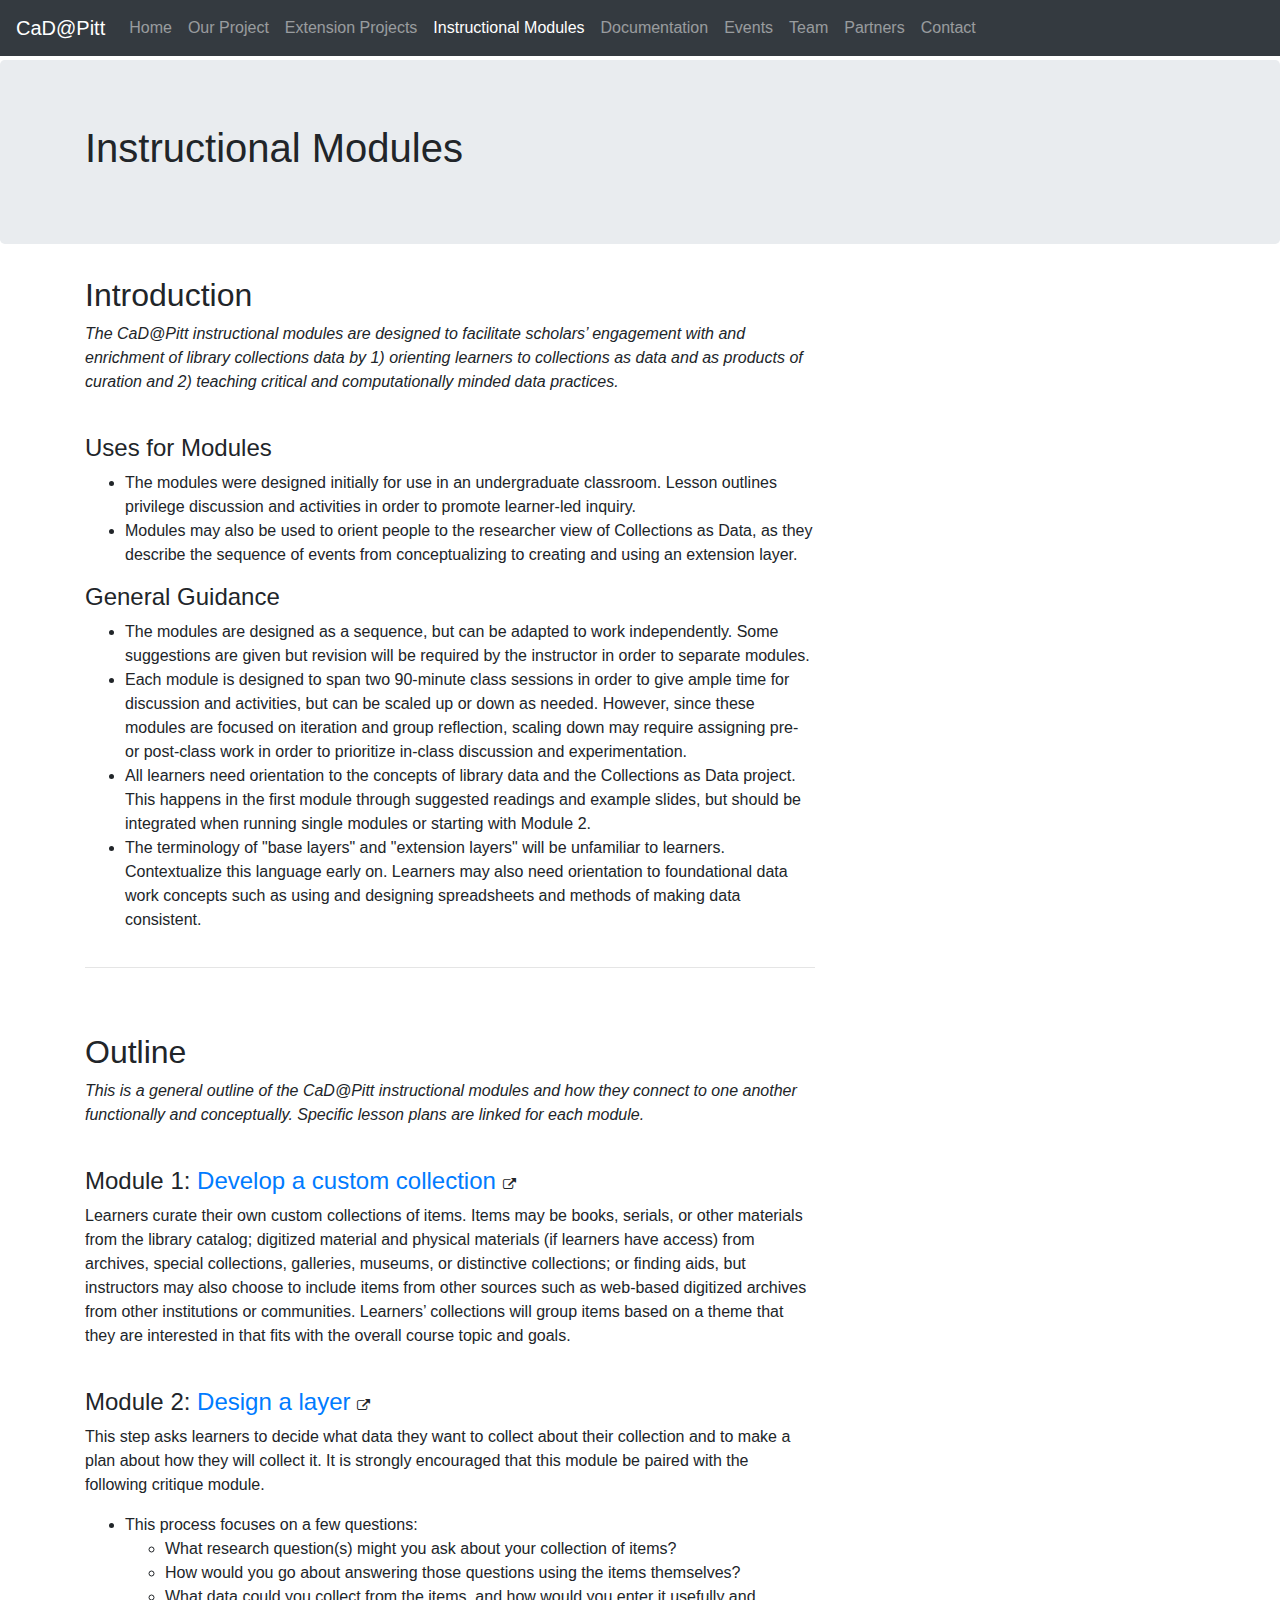
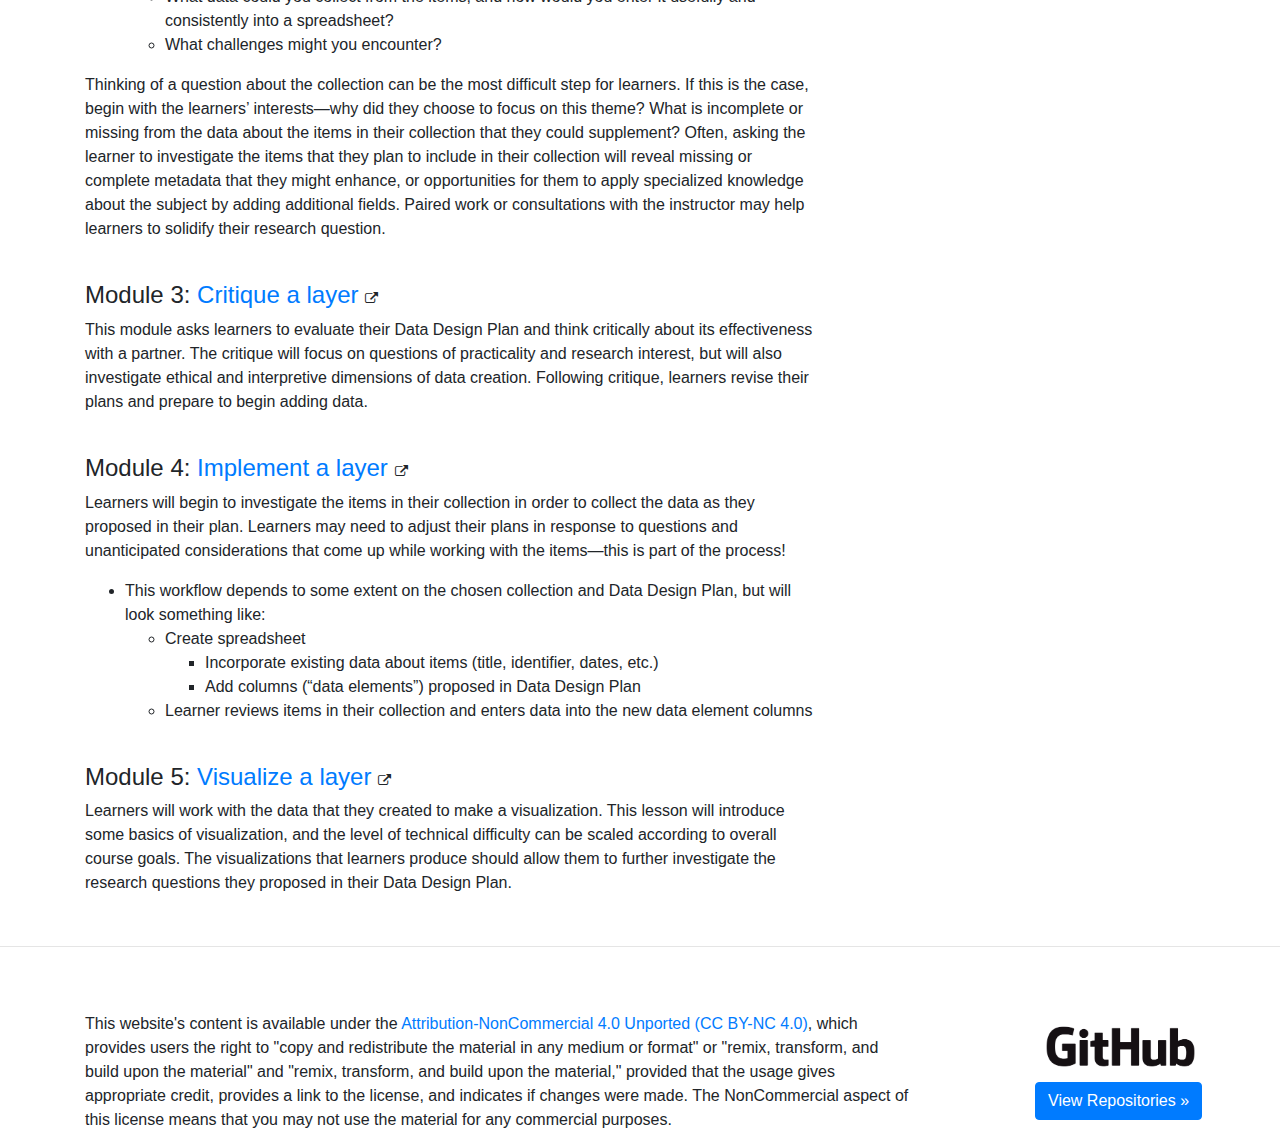
<file: modules/index.html>
<!doctype html>
<html lang="en">
  <head>
    <meta charset="utf-8">
    <meta name="viewport" content="width=device-width, initial-scale=1, shrink-to-fit=no">
    <meta name="description" content="">
    <meta name="author" content="">
    <link rel="icon" href="/favicon.ico">

    <title>Instructional Modules • CaD@Pitt</title>

    <!-- Bootstrap core CSS -->
    <link href="/css/bootstrap.min.css" rel="stylesheet">

    <!-- Custom styles for this template -->
    <link href="/css/jumbotron.css" rel="stylesheet">

    <!-- Font Awesome Icons css -->
    <link rel="stylesheet" href="https://cdnjs.cloudflare.com/ajax/libs/font-awesome/4.7.0/css/font-awesome.min.css">

  </head>

  <body>

    <nav class="navbar navbar-expand-md navbar-dark fixed-top bg-dark">
      <a class="navbar-brand" href="/">CaD@Pitt</a>
      <button class="navbar-toggler" type="button" data-toggle="collapse" data-target="#navbarsExampleDefault" aria-controls="navbarsExampleDefault" aria-expanded="false" aria-label="Toggle navigation">
        <span class="navbar-toggler-icon"></span>
      </button>

      <div class="collapse navbar-collapse" id="navbarsExampleDefault">
        <ul class="navbar-nav mr-auto">
          <li class="nav-item">
            <a class="nav-link" href="/">Home</a>
          </li>

          <li class="nav-item">
            <a class="nav-link" href="/project">Our Project</a>
          </li>

          <li class="nav-item">
            <a class="nav-link" href="/extensions">Extension Projects</a>
          </li>

          <li class="nav-item active">
            <a class="nav-link" href="/modules">Instructional Modules<span class="sr-only">(current)</span></a>
          </li>

          <li class="nav-item">
            <a class="nav-link" href="/documentation">Documentation</a>
          </li>

          <li class="nav-item">
            <a class="nav-link" href="/events">Events</a>
          </li>

          <li class="nav-item">
            <a class="nav-link" href="/team">Team</span></a>
          </li>

          <li class="nav-item">
            <a class="nav-link" href="/partners">Partners</a>
          </li>

          <li class="nav-item">
            <a class="nav-link" href="/contact">Contact</a>
          </li>
        </ul>
      </div>
    </nav>

    <main role="main">
      <div class="jumbotron">
        <div class="container">
          <h1>Instructional Modules</h1>
        </div>
      </div>
      <div class="container">
        <div class="row">
          <div class="col-md-8">


            <div>
              <a name=""></a>
              <h2>Introduction</h2>
              <p><em>The CaD@Pitt instructional modules are designed to facilitate scholars’ engagement with and enrichment of library collections data by 1) orienting learners to collections as data and as products of curation and 2) teaching critical and computationally minded data practices.</em></p>

              <br/>
              <div>
              <a name=""></a>
              <h4>Uses for Modules</h4>
              <ul>
                <li>The modules were designed initially for use in an undergraduate classroom. Lesson outlines privilege discussion and activities in order to promote learner-led inquiry.</li>
                <li>Modules may also be used to orient people to the researcher view of Collections as Data, as they describe the sequence of events from conceptualizing to creating and using an extension layer.</li>
              </ul>

              <a name=""></a>
              <h4>General Guidance</h4>
              <ul>
                <li>The modules are designed as a sequence, but can be adapted to work independently. Some suggestions are given but revision will be required by the instructor in order to separate modules.</li>
                <li>Each module is designed to span two 90-minute class sessions in order to give ample time for discussion and activities, but can be scaled up or down as needed. However, since these modules are focused on iteration and group reflection, scaling down may require assigning pre- or post-class work in order to prioritize in-class discussion and experimentation.</li>
                <li>All learners need orientation to the concepts of library data and the Collections as Data project. This happens in the first module through suggested readings and example slides, but should be integrated when running single modules or starting with Module 2.</li>
                <li>The terminology of "base layers" and "extension layers" will be unfamiliar to learners. Contextualize this language early on. Learners may also need orientation to foundational data work concepts such as using and designing spreadsheets and methods of making data consistent.</li>
              </ul>

              <a name=""></a>
              <hr/>

              <h2>Outline</h2>

                <p><em>This is a general outline of the CaD@Pitt instructional modules and how they connect to one another functionally and conceptually. Specific lesson plans are linked for each module.</em></p>

              <a name=""></a>
              <br/>
              <h4>Module 1: <a href="https://docs.google.com/document/d/1j4trI-fT9wgccU3XzY_KOlOqsR8kZLbt7fF8OLHelfU/edit?usp=sharing" target="_blank">Develop a custom collection</a> <font size="-1"><i class="fa fa-external-link"></i></font></h4>
              <p>Learners curate their own custom collections of items. Items may be books, serials, or other materials from the library catalog; digitized material and physical materials (if learners have access) from archives, special collections, galleries, museums, or distinctive collections; or finding aids, but instructors may also choose to include items from other sources such as web-based digitized archives from other institutions or communities. Learners’ collections will group items based on a theme that they are interested in that fits with the overall course topic and goals.</p>

              <a name=""></a>
              <br/>
              <h4>Module 2: <a href="https://docs.google.com/document/d/1HruPVpUnGCwj9sNayK9sgDrwqKp25lN4VmemKA3v5zc/edit?usp=sharing" target="_blank">Design a layer</a> <font size="-1"><i class="fa fa-external-link"></i></font></h4>
              <p>This step asks learners to decide what data they want to collect about their collection and to make a plan about how they will collect it. It is strongly encouraged that this module be paired with the following critique module.</p>
              <ul><li>This process focuses on a few questions:</li>
                <ul>
                  <li>What research question(s) might you ask about your collection of items?</li>
                  <li>How would you go about answering those questions using the items themselves?</li>
                  <li>What data could you collect from the items, and how would you enter it usefully and consistently into a spreadsheet?</li>
                  <li>What challenges might you encounter?</li>
                </ul>
              </ul>
              <p>Thinking of a question about the collection can be the most difficult step for learners. If this is the case, begin with the learners’ interests—why did they choose to focus on this theme? What is incomplete or missing from the data about the items in their collection that they could supplement? Often, asking the learner to investigate the items that they plan to include in their collection will reveal missing or complete metadata that they might enhance, or opportunities for them to apply specialized knowledge about the subject by adding additional fields. Paired work or consultations with the instructor may help learners to solidify their research question.</p>

              <a name=""></a>
              <br/>
              <h4>Module 3: <a href="https://docs.google.com/document/d/12Jxq1zXId8JSK8fCLpw3dJ9AXEegDC8nBeQSsTVU6cA/edit?usp=sharing" target="_blank">Critique a layer</a> <font size="-1"><i class="fa fa-external-link"></i></font></h4>
              <p>This module asks learners to evaluate their Data Design Plan and think critically about its effectiveness with a partner. The critique will focus on questions of practicality and research interest, but will also investigate ethical and interpretive dimensions of data creation. Following critique, learners revise their plans and prepare to begin adding data.</p>

              <a name=""></a>
              <br/>
              <h4>Module 4: <a href="https://docs.google.com/document/d/13ayF33yb8YRE9gLmFS0DtEOgVeGI0TduCLFSjcBhIaA/edit?usp=sharing" target="_blank">Implement a layer</a> <font size="-1"><i class="fa fa-external-link"></i></font></h4>
              <p>Learners will begin to investigate the items in their collection in order to collect the data as they proposed in their plan. Learners may need to adjust their plans in response to questions and unanticipated considerations that come up while working with the items—this is part of the process!</p>
              <ul><li>This workflow depends to some extent on the chosen collection and Data Design Plan, but will look something like:</li>
                <ul><li>Create spreadsheet</li>
                  <ul>
                    <li>Incorporate existing data about items (title, identifier, dates, etc.)</li>
                    <li>Add columns (“data elements”) proposed in Data Design Plan</li>
                  </ul><li>Learner reviews items in their collection and enters data into the new data element columns</li>
                </ul>
              </ul>

              <a name=""></a>
              <br/>
              <h4>Module 5: <a href="https://docs.google.com/document/d/18LLUZFZ8jecBct9nkG882Unes34J7MCVqCFGMm4I9QU/edit?usp=sharing" target="_blank">Visualize a layer</a> <font size="-1"><i class="fa fa-external-link"></i></font></h4>
              <p>Learners will work with the data that they created to make a visualization. This lesson will introduce some basics of visualization, and the level of technical difficulty can be scaled according to overall course goals. The visualizations that learners produce should allow them to further investigate the research questions they proposed in their Data Design Plan.</p>

          </div>
        </div>
      </div>

    </main>
<hr/>
    <footer class="container"><div class="row">
      <div class="col-md-9"><p>This website's content is available under the <a href="https://creativecommons.org/licenses/by-nc/4.0/">Attribution-NonCommercial 4.0 Unported (CC BY-NC 4.0)</a>, which provides users the right to "copy and redistribute the material in any medium or format" or "remix, transform, and build upon the material" and "remix, transform, and build upon the material," provided that the usage gives appropriate credit, provides a link to the license, and indicates if changes were made. The NonCommercial aspect of this license means that you may not use the material for any commercial purposes. </p></div>
      <div class="col-md-1"></div>
      <div class="col-md-2"><img id="ghlogo" src="../images/GitHub-Logos/GitHub_Logo.png">
            <a class="btn btn-primary" href="https://github.com/CaDatPitt" target="blank" role="button">View Repositories &raquo;</a>
      </div>
      </div>

    </footer>

    <!— Bootstrap core JavaScript
    ================================================== -->
    <!-- Placed at the end of the document so the pages load faster -->
    <script src="/js/jquery-3.2.1.slim.min.js"></script>
    <script>window.jQuery || document.write('<script src="/js/vendor/jquery-slim.min.js"><\/script>')</script>
    <script src="/js/popper.min.js"></script>
    <script src="/js/bootstrap.min.js"></script>
  </body>
</html>
</file>
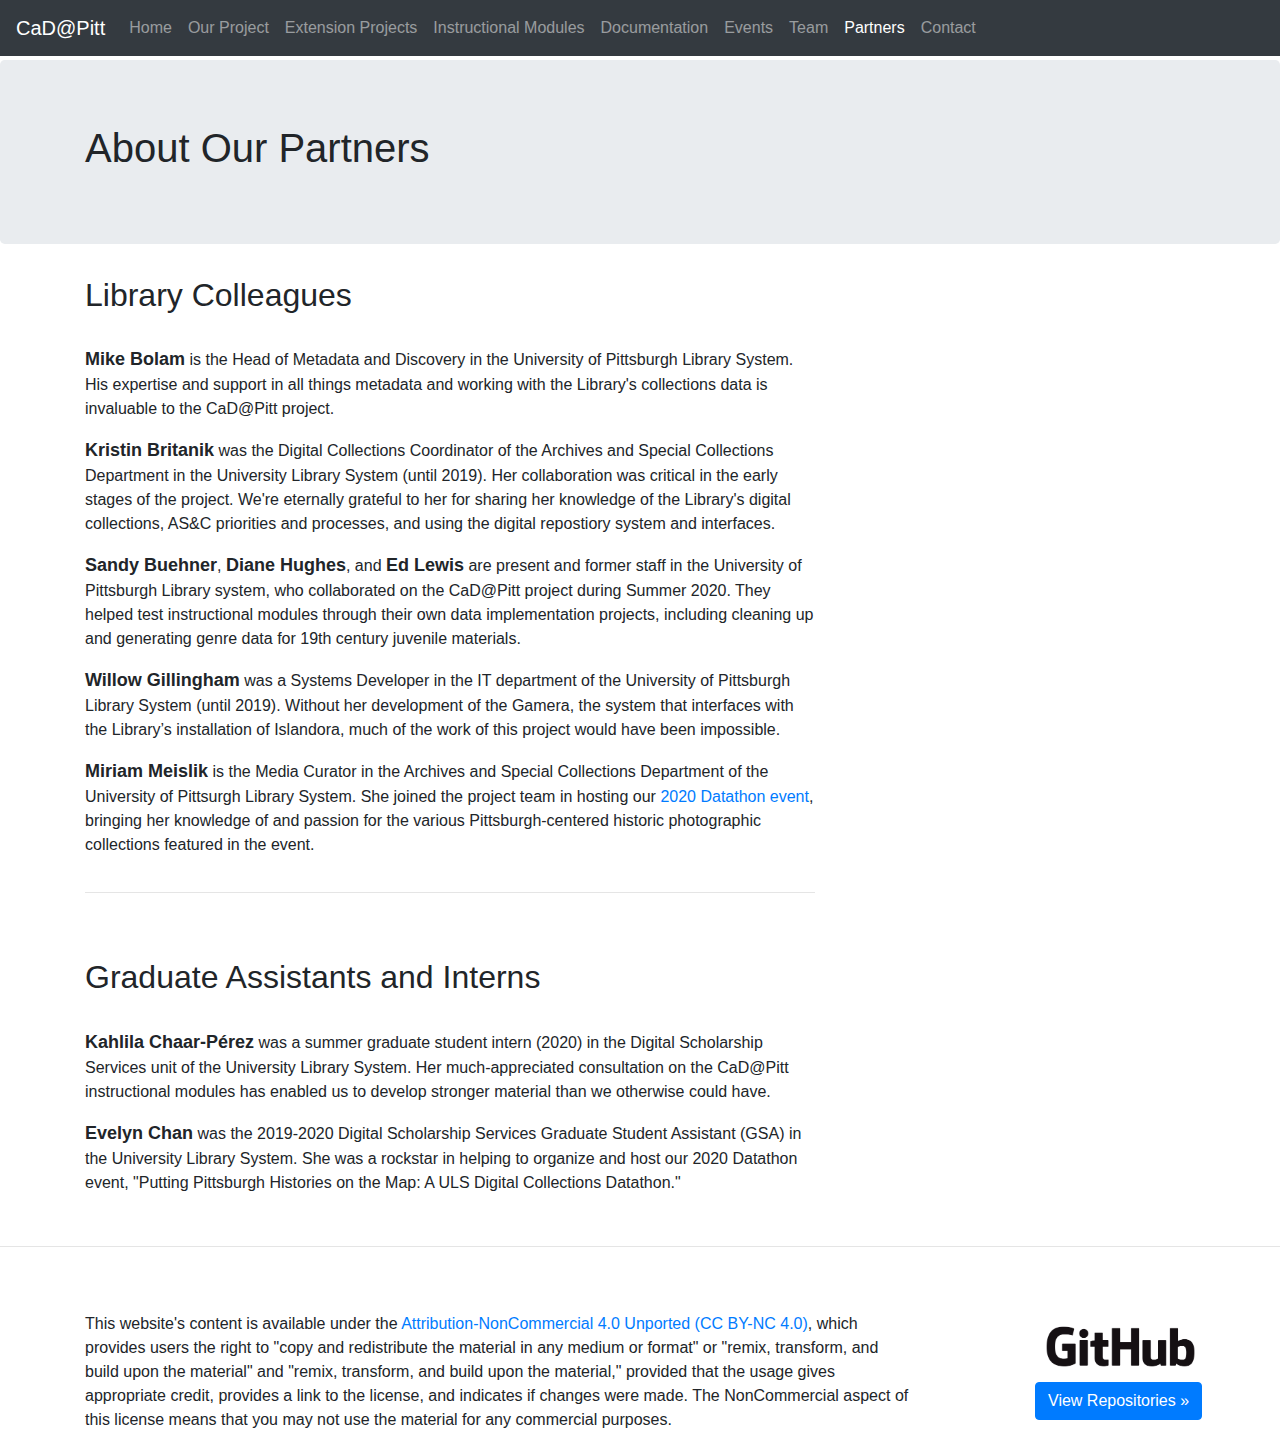
<file: partners/index.html>
<!doctype html>
<html lang="en">
  <head>
    <meta charset="utf-8">
    <meta name="viewport" content="width=device-width, initial-scale=1, shrink-to-fit=no">
    <meta name="description" content="">
    <meta name="author" content="">
    <link rel="icon" href="/favicon.ico">

    <title>About Our Parters • CaD@Pitt</title>

    <!-- Bootstrap core CSS -->
    <link href="/css/bootstrap.min.css" rel="stylesheet">

    <!-- Custom styles for this template -->
    <link href="/css/jumbotron.css" rel="stylesheet">

    <!-- Font Awesome Icons css -->
    <link rel="stylesheet" href="https://cdnjs.cloudflare.com/ajax/libs/font-awesome/4.7.0/css/font-awesome.min.css">

  </head>

  <body>

    <nav class="navbar navbar-expand-md navbar-dark fixed-top bg-dark">
      <a class="navbar-brand" href="/">CaD@Pitt</a>
      <button class="navbar-toggler" type="button" data-toggle="collapse" data-target="#navbarsExampleDefault" aria-controls="navbarsExampleDefault" aria-expanded="false" aria-label="Toggle navigation">
        <span class="navbar-toggler-icon"></span>
      </button>

      <div class="collapse navbar-collapse" id="navbarsExampleDefault">
        <ul class="navbar-nav mr-auto">
          <li class="nav-item">
            <a class="nav-link" href="/">Home</a>
          </li>

          <li class="nav-item">
            <a class="nav-link" href="/project">Our Project</a>
          </li>

          <li class="nav-item">
            <a class="nav-link" href="/extensions">Extension Projects</a>
          </li>

          <li class="nav-item">
            <a class="nav-link" href="/modules">Instructional Modules</a>
          </li>

          <li class="nav-item">
            <a class="nav-link" href="/documentation">Documentation</a>
          </li>

          <li class="nav-item">
            <a class="nav-link" href="/events">Events</a>
          </li>

          <li class="nav-item">
            <a class="nav-link" href="/team">Team</span></a>
          </li>

          <li class="nav-item active">
            <a class="nav-link" href="/partners">Partners<span class="sr-only">(current)</span></a>
          </li>

          <li class="nav-item">
            <a class="nav-link" href="/contact">Contact</a>
          </li>
        </ul>
      </div>
    </nav>

    <main role="main">
      <div class="jumbotron">
        <div class="container">
          <h1>About Our Partners</h1>
        </div>
      </div>
      <div class="container">
        <div class="row">
          <div class="col-md-8">

            <h2>Library Colleagues</h2>
            <br/>
            <p><font size="+1"><strong>Mike Bolam</strong></font> is the Head of Metadata and Discovery in the University of Pittsburgh Library System. His expertise and support in all things metadata and working with the Library's collections data is invaluable to the CaD@Pitt project.</p>
            <p><font size="+1"><strong>Kristin Britanik</strong></font> was the Digital Collections Coordinator of the Archives and Special Collections Department in the University Library System (until 2019). Her collaboration was critical in the early stages of the project. We're eternally grateful to her for sharing her knowledge of the Library's digital collections, AS&C priorities and processes, and using the digital repostiory system and interfaces.</p>
            <p><font size="+1"><strong>Sandy Buehner</strong></font>, <font size="+1"><strong>Diane Hughes</strong></font>, and <font size="+1"><strong>Ed Lewis</strong></font> are present and former staff in the University of Pittsburgh Library system, who collaborated on the CaD@Pitt project during Summer 2020. They helped test instructional modules through their own data implementation projects, including cleaning up and generating genre data for 19th century juvenile materials.</p>
            <p><font size="+1"><strong>Willow Gillingham</strong></font> was a Systems Developer in the IT department of the University of Pittsburgh Library System (until 2019). Without her development of the Gamera, the system that interfaces with the Library’s installation of Islandora, much of the work of this project would have been impossible.</p>
            <p><font size="+1"><strong>Miriam Meislik</strong></font> is the Media Curator in the Archives and Special Collections Department of the University of Pittsurgh Library System. She joined the project team in hosting our <a href="https://cadatpitt.github.io/events/2020-datathon">2020 Datathon event</a>, bringing her knowledge of and passion for the various Pittsburgh-centered historic photographic collections featured in the event.</p>

            <hr/>
            <h2>Graduate Assistants and Interns</h2>
            <br/>
            <p><font size="+1"><strong>Kahlila Chaar-Pérez</strong></font> was a summer graduate student intern (2020) in the Digital Scholarship Services unit of the University Library System. Her much-appreciated consultation on the CaD@Pitt instructional modules has enabled us to develop stronger material than we otherwise could have.</p>
            <p><font size="+1"><strong>Evelyn Chan</strong></font> was the 2019-2020 Digital Scholarship Services Graduate Student Assistant (GSA) in the University Library System. She was a rockstar in helping to organize and host our 2020 Datathon event, "Putting Pittsburgh Histories on the Map: A ULS Digital Collections Datathon."</p>

          </div>
        </div>
      </div>

    </main>
  <hr>
    <footer class="container"><div class="row">
      <div class="col-md-9"><p>This website's content is available under the <a href="https://creativecommons.org/licenses/by-nc/4.0/">Attribution-NonCommercial 4.0 Unported (CC BY-NC 4.0)</a>, which provides users the right to "copy and redistribute the material in any medium or format" or "remix, transform, and build upon the material" and "remix, transform, and build upon the material," provided that the usage gives appropriate credit, provides a link to the license, and indicates if changes were made. The NonCommercial aspect of this license means that you may not use the material for any commercial purposes. </p></div>
      <div class="col-md-1"></div>
      <div class="col-md-2"><img id="ghlogo" src="../images/GitHub-Logos/GitHub_Logo.png">
            <a class="btn btn-primary" href="https://github.com/CaDatPitt" target="blank" role="button">View Repositories &raquo;</a>
          </div></div>

    </footer>

    <!-- Bootstrap core JavaScript
    ================================================== -->
    <!-- Placed at the end of the document so the pages load faster -->
    <script src="/js/jquery-3.2.1.slim.min.js"></script>
    <script>window.jQuery || document.write('<script src="/js/vendor/jquery-slim.min.js"><\/script>')</script>
    <script src="/js/popper.min.js"></script>
    <script src="/js/bootstrap.min.js"></script>
  </body>
</html>
</file>
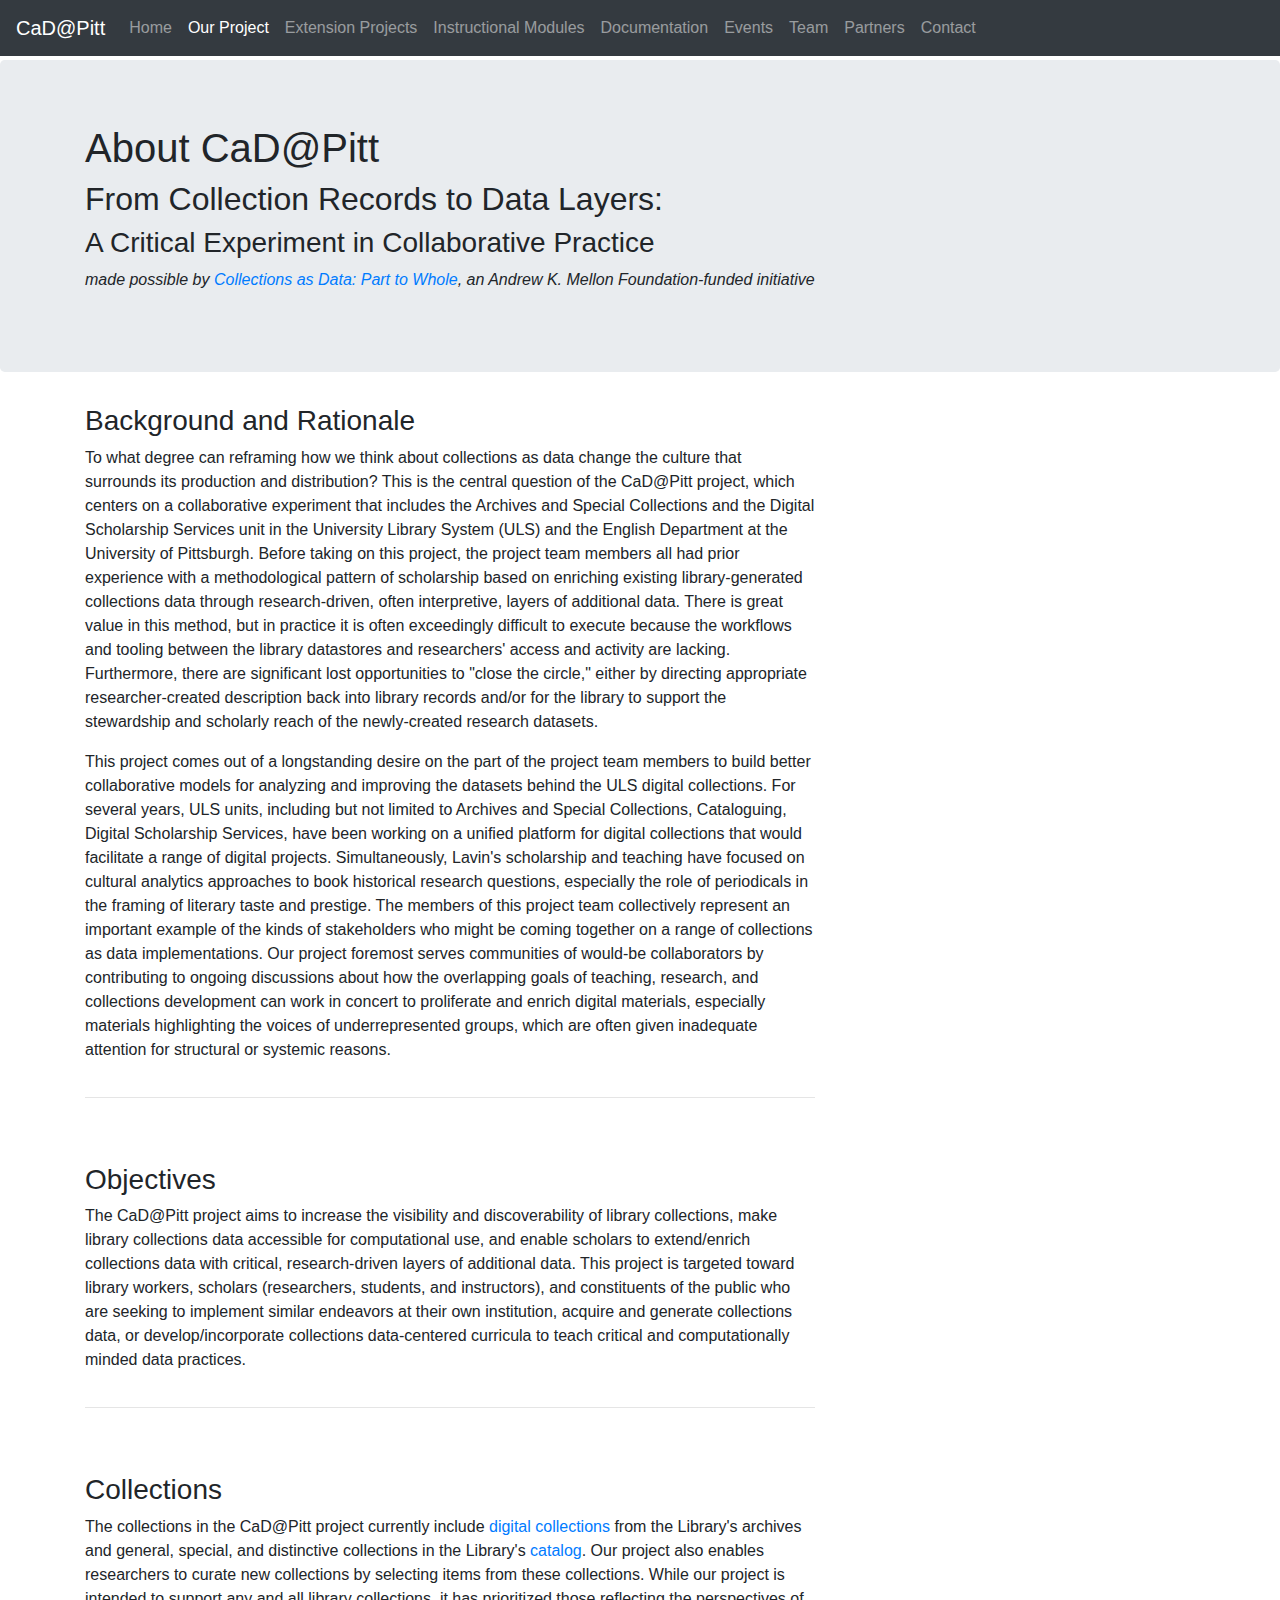
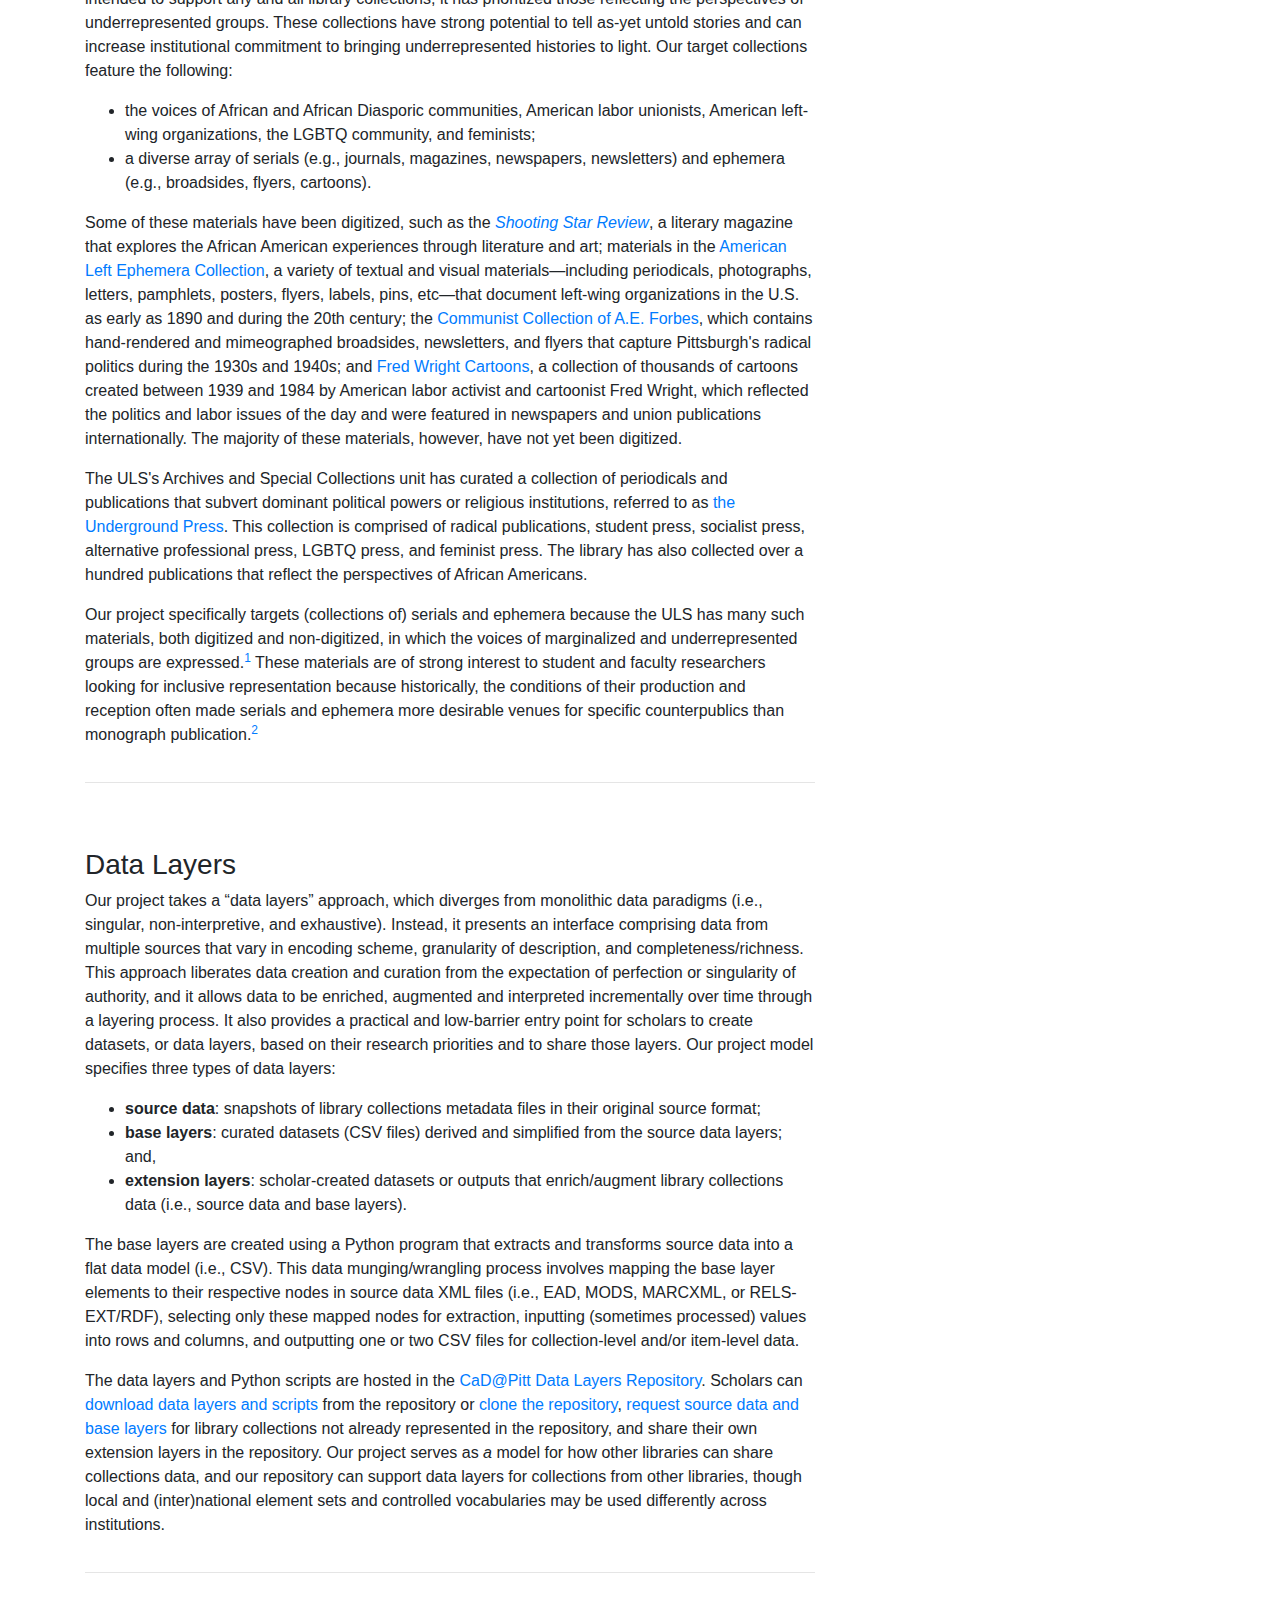
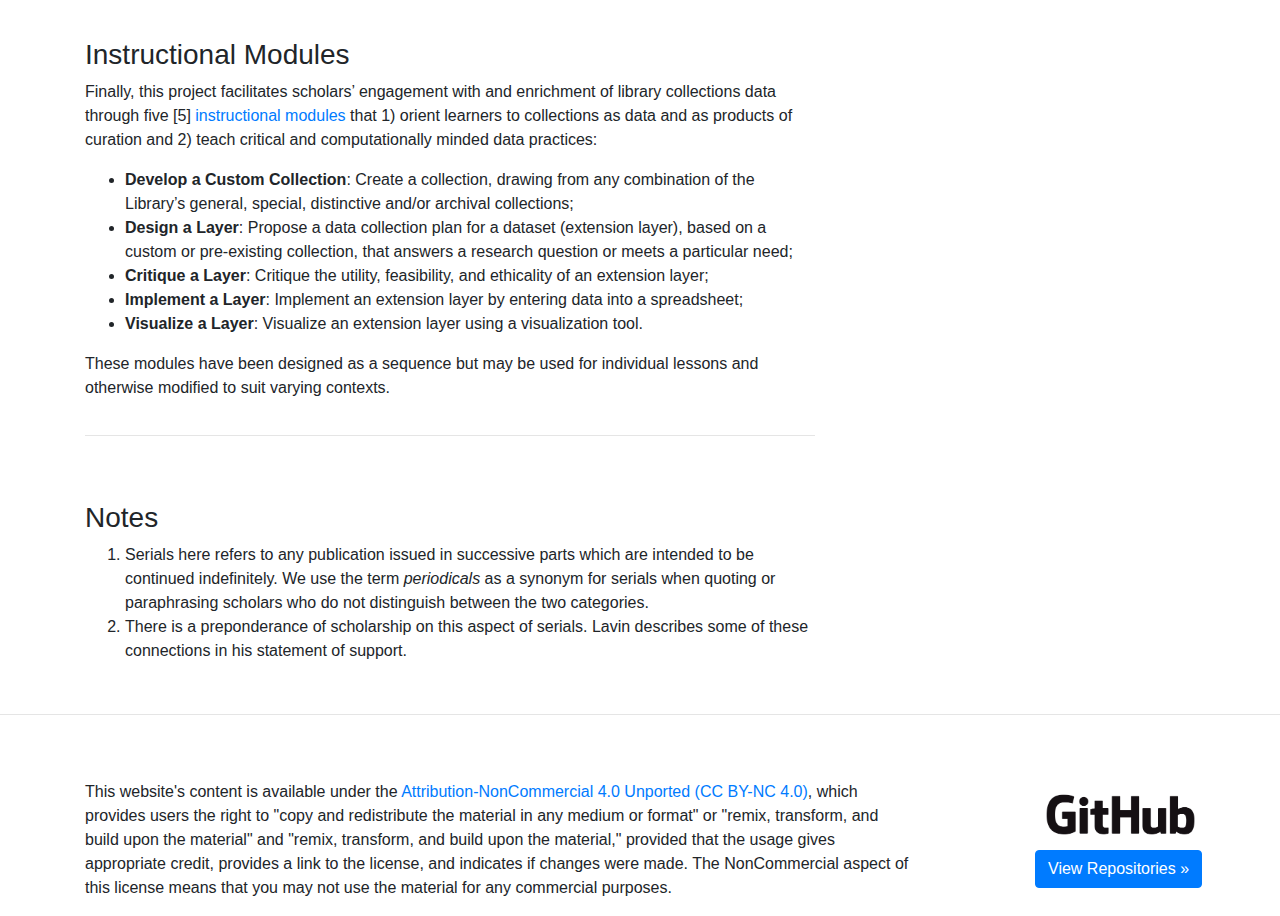
<file: project/index.html>
<!doctype html>
<html lang="en">
  <head>
    <meta charset="utf-8">
    <meta name="viewport" content="width=device-width, initial-scale=1, shrink-to-fit=no">
    <meta name="description" content="">
    <meta name="author" content="">
    <link rel="icon" href="/favicon.ico">

    <title>About CaD@Pitt • CaD@Pitt</title>

    <!-- Bootstrap core CSS -->
    <link href="/css/bootstrap.min.css" rel="stylesheet">

    <!-- Custom styles for this template -->
    <link href="/css/jumbotron.css" rel="stylesheet">

    <!-- Font Awesome Icons css -->
    <link rel="stylesheet" href="https://cdnjs.cloudflare.com/ajax/libs/font-awesome/4.7.0/css/font-awesome.min.css">

  </head>

  <body>

    <nav class="navbar navbar-expand-md navbar-dark fixed-top bg-dark">
      <a class="navbar-brand" href="/">CaD@Pitt</a>
      <button class="navbar-toggler" type="button" data-toggle="collapse" data-target="#navbarsExampleDefault" aria-controls="navbarsExampleDefault" aria-expanded="false" aria-label="Toggle navigation">
        <span class="navbar-toggler-icon"></span>
      </button>

      <div class="collapse navbar-collapse" id="navbarsExampleDefault">
        <ul class="navbar-nav mr-auto">
          <li class="nav-item">
            <a class="nav-link" href="/">Home</a>
          </li>

          <li class="nav-item active">
            <a class="nav-link" href="/project">Our Project<span class="sr-only">(current)</span></a>
          </li>

          <li class="nav-item">
            <a class="nav-link" href="/extensions">Extension Projects</a>
          </li>

          <li class="nav-item">
            <a class="nav-link" href="/modules">Instructional Modules</a>
          </li>

          <li class="nav-item">
            <a class="nav-link" href="/documentation">Documentation</a>
          </li>

          <li class="nav-item">
            <a class="nav-link" href="/events">Events</a>
          </li>

          <li class="nav-item">
            <a class="nav-link" href="/team">Team</span></a>
          </li>

          <li class="nav-item">
            <a class="nav-link" href="/partners">Partners</a>
          </li>

          <li class="nav-item">
            <a class="nav-link" href="/contact">Contact</a>
          </li>
        </ul>
      </div>
    </nav>

    <main role="main">
      <div class="jumbotron">
        <div class="container">
          <h1>About CaD@Pitt</h1>
          <h2>From Collection Records to Data Layers:</h2>
          <h3>A Critical Experiment in Collaborative Practice</h3>
          <p><i>made possible by <a href="https://collectionsasdata.github.io/part2whole/">Collections as Data: Part to Whole</a>, an Andrew K. Mellon Foundation-funded initiative</i></p>
        </div>
      </div>
          <div class="container">
            <div class="row">
            <div class="col-md-8">

            <div>

              <a name="background-rationale"></a>
            <div>
              <h3>Background and Rationale</h3>
              <p>To what degree can reframing how we think about collections as data change the culture that surrounds its production and distribution? This is the central question of the CaD@Pitt project, which centers on a collaborative experiment that includes the Archives and Special Collections and the Digital Scholarship Services unit in the University Library System (ULS) and the English Department at the University of Pittsburgh. Before taking on this project, the project team members all had prior experience with a methodological pattern of scholarship based on enriching existing library-generated collections data through research-driven, often interpretive, layers of additional data. There is great value in this method, but in practice it is often exceedingly difficult to execute because the workflows and tooling between the library datastores and researchers' access and activity are lacking. Furthermore, there are significant lost opportunities to "close the circle," either by directing appropriate researcher-created description back into library records and/or for the library to support the stewardship and scholarly reach of the newly-created research datasets.</p>

              <p>This project comes out of a longstanding desire on the part of the project team members to build better collaborative models for analyzing and improving the datasets behind the ULS digital collections. For several years, ULS units, including but not limited to Archives and Special Collections, Cataloguing, Digital Scholarship Services, have been working on a unified platform for digital collections that would facilitate a range of digital projects. Simultaneously, Lavin's scholarship and teaching have focused on cultural analytics approaches to book historical research questions, especially the role of periodicals in the framing of literary taste and prestige. The members of this project team collectively represent an important example of the kinds of stakeholders who might be coming together on a range of collections as data implementations. Our project foremost serves communities of would-be collaborators by contributing to ongoing discussions about how the overlapping goals of teaching, research, and collections development can work in concert to proliferate and enrich digital materials, especially materials highlighting the voices of underrepresented groups, which are often given inadequate attention for structural or systemic reasons.</p>
            </div>

              <a name="objectives"></a>
              <hr/>
            <div>
              <h3>Objectives</h3>
              <p>The CaD@Pitt project aims to increase the visibility and discoverability of library collections, make library collections data accessible for computational use, and enable scholars to extend/enrich collections data with critical, research-driven layers of additional data. This project is targeted toward library workers, scholars (researchers, students, and instructors), and constituents of the public who are seeking to implement similar endeavors at their own institution, acquire and generate collections data, or develop/incorporate collections data-centered curricula to teach critical and computationally minded data practices.</p>
            </div>

              <a name="collections"></a>
              <hr/>
            <div>
              <h3>Collections</h3>
              <p>The collections in the CaD@Pitt project currently include <a href="https://digital.library.pitt.edu/">digital collections</a> from the Library's archives and general, special, and distinctive collections in the Library's <a href="https://pitt.primo.exlibrisgroup.com/discovery/search?vid=01PITT_INST:01PITT_INST&lang=en">catalog</a>. Our project also enables researchers to curate new collections by selecting items from these collections. While our project is intended to support any and all library collections, it has prioritized those reflecting the perspectives of underrepresented groups. These collections have strong potential to tell as-yet untold stories and can increase institutional commitment to bringing underrepresented histories to light. Our target collections feature the following:
                <ul>
                  <li>the voices of African and African Diasporic communities, American labor unionists, American left-wing organizations, the LGBTQ community, and feminists;</li>
                  <li>a diverse array of serials (e.g., journals, magazines, newspapers, newsletters) and ephemera (e.g., broadsides, flyers, cartoons).</li>
              </ul>
            </p>

              <p>Some of these materials have been digitized, such as the <i><a href="https://digital.library.pitt.edu/collection/shooting-star-review">Shooting Star Review</a></i>, a literary magazine that explores the African American experiences through literature and art; materials in the <a href="https://digital.library.pitt.edu/collection/american-left-ephemera-collection">American Left Ephemera Collection</a>, a variety of textual and visual materials—including periodicals, photographs, letters, pamphlets, posters, flyers, labels, pins, etc—that document left-wing organizations in the U.S. as early as 1890 and during the 20th century; the <a href="https://digital.library.pitt.edu/collection/communist-collection-ae-forbes">Communist Collection of A.E. Forbes</a>, which contains hand-rendered and mimeographed broadsides, newsletters, and flyers that capture Pittsburgh's radical politics during the 1930s and 1940s; and <a href="https://digital.library.pitt.edu/collection/fred-wright-cartoons">Fred Wright Cartoons</a>, a collection of thousands of cartoons created between 1939 and 1984 by American labor activist and cartoonist Fred Wright, which reflected the politics and labor issues  of the day and were featured in newspapers and union publications internationally. The majority of these materials, however, have not yet been digitized.</p>

              <p>The ULS's Archives and Special Collections unit has curated a collection of periodicals and publications that subvert dominant political powers or religious institutions, referred to as <a href="https://pitt.libguides.com/c.php?g=569586&p=3927043">the Underground Press</a>. This collection is comprised of radical publications, student press, socialist press, alternative professional press, LGBTQ press, and feminist press. The library has also collected over a hundred publications that reflect the perspectives of African Americans.</p>

              <p>Our project specifically targets (collections of) serials and ephemera because the ULS has many such materials, both digitized and non-digitized, in which the voices of marginalized and underrepresented groups are expressed.<sup><a href="#notes">1</a></sup> These materials are of strong interest to student and faculty researchers looking for inclusive representation because historically, the conditions of their production and reception often made serials and ephemera more desirable venues for specific counterpublics than monograph publication.<sup><a href="#notes">2</a></sup></p>
            </div>

            <a name="data-layers"></a>
            <hr/>
            <div>
              <h3>Data Layers</h3>
              <p>Our project takes a “data layers” approach, which diverges from monolithic data paradigms (i.e.,  singular, non-interpretive, and exhaustive). Instead, it presents an interface comprising data from multiple sources that vary in encoding scheme, granularity of description, and completeness/richness. This approach liberates data creation and curation from the expectation of perfection or singularity of authority, and it allows data to be enriched, augmented and interpreted incrementally over time through a layering process. It also provides a practical and low-barrier entry point for scholars to create datasets, or data layers, based on their research priorities and to share those layers. Our project model specifies three types of data layers:

              <ul>
                <li><strong>source data</strong>: snapshots of library collections metadata files in their original source format;</li>
                <li><strong>base layers</strong>: curated datasets (CSV files) derived and simplified from the source data layers; and, </li>
                <li><strong>extension layers</strong>: scholar-created datasets or outputs that enrich/augment library collections data (i.e., source data and base layers).</li>
              </ul>
              </p>

              <p>The base layers are created using a Python program that extracts and transforms source data into a flat data model (i.e., CSV). This data munging/wrangling process involves mapping the base layer elements to their respective nodes in source data XML files (i.e., EAD, MODS, MARCXML, or RELS-EXT/RDF), selecting only these mapped nodes for extraction, inputting (sometimes processed) values into rows and columns, and outputting one or two CSV files for collection-level and/or item-level data.</p>

              <p>The data layers and Python scripts are hosted in the <a href="https://github.com/CaDatPitt/data-layers">CaD@Pitt Data Layers Repository</a>. Scholars can <a href="https://cadatpitt.github.io/documentation/03-using-the-repository.html#download-the-repository-contents">download data layers and scripts</a> from the repository or <a href="https://cadatpitt.github.io/documentation/03-using-the-repository.html#clone-the-repository">clone the repository</a>, <a href="https://cadatpitt.github.io/documentation/05-data-extraction-and-transformation-workflow.html">request source data and base layers</a> for library collections not already represented in the repository, and share their own extension layers in the repository. Our project serves as <em>a</em> model for how other libraries can share collections data, and our repository can support data layers for collections from other libraries, though local and (inter)national element sets and controlled vocabularies may be used differently across institutions.</p>
            </div>

            <a name="instructional-modules"></a>
            <hr/>
            <div>
              <h3>Instructional Modules</h3>
              <p>Finally, this project facilitates scholars’ engagement with and enrichment of library collections data through five [5] <a href="/modules">instructional modules</a> that 1) orient learners to collections as data and as products of curation and 2) teach critical and computationally minded data practices:

                <ul>
                  <li><strong>Develop a Custom Collection</strong>: Create a collection, drawing from any combination of the Library’s general, special, distinctive and/or archival collections;</li>
                  <li><strong>Design a Layer</strong>: Propose a data collection plan for a dataset (extension layer), based on a custom or pre-existing collection, that answers a research question or meets a particular need;</li>
                  <li><strong>Critique a Layer</strong>: Critique the utility, feasibility, and ethicality of an extension layer;</li>
                  <li><strong>Implement a Layer</strong>: Implement an extension layer by entering data into a spreadsheet;</li>
                  <li><strong>Visualize a Layer</strong>: Visualize an extension layer using a visualization tool.</li>
                </ul>
              </p>
              <p>These modules have been designed as a sequence but may be used for individual lessons and otherwise modified to suit varying contexts.</p>
            </div>

            <a name="notes"></a>
            <hr/>
            <div>
              <h3>Notes</h3>
              <ol>
                <li>Serials here refers to any publication issued in successive parts which are intended to be continued indefinitely. We use the term <em>periodicals</em> as a synonym for serials when quoting or paraphrasing scholars who do not distinguish between the two categories.</li>
                <li>There is a preponderance of scholarship on this aspect of serials. Lavin describes some of these connections in his statement of support.</li>
              </ol>
          </div>
        </div>
      </div>
    </div>

    </main>
<hr/>
    <footer class="container"><div class="row">
      <div class="col-md-9"><p>This website's content is available under the <a href="https://creativecommons.org/licenses/by-nc/4.0/">Attribution-NonCommercial 4.0 Unported (CC BY-NC 4.0)</a>, which provides users the right to "copy and redistribute the material in any medium or format" or "remix, transform, and build upon the material" and "remix, transform, and build upon the material," provided that the usage gives appropriate credit, provides a link to the license, and indicates if changes were made. The NonCommercial aspect of this license means that you may not use the material for any commercial purposes. </p></div>
      <div class="col-md-1"></div>
      <div class="col-md-2"><img id="ghlogo" src="../images/GitHub-Logos/GitHub_Logo.png">
            <a class="btn btn-primary" href="https://github.com/CaDatPitt" target="blank" role="button">View Repositories &raquo;</a>
          </div></div>

    </footer>

    <!-- Bootstrap core JavaScript
    ================================================== -->
    <!-- Placed at the end of the document so the pages load faster -->
    <script src="/js/jquery-3.2.1.slim.min.js"></script>
    <script>window.jQuery || document.write('<script src="/js/vendor/jquery-slim.min.js"><\/script>')</script>
    <script src="/js/popper.min.js"></script>
    <script src="/js/bootstrap.min.js"></script>
  </body>
</html>
</file>
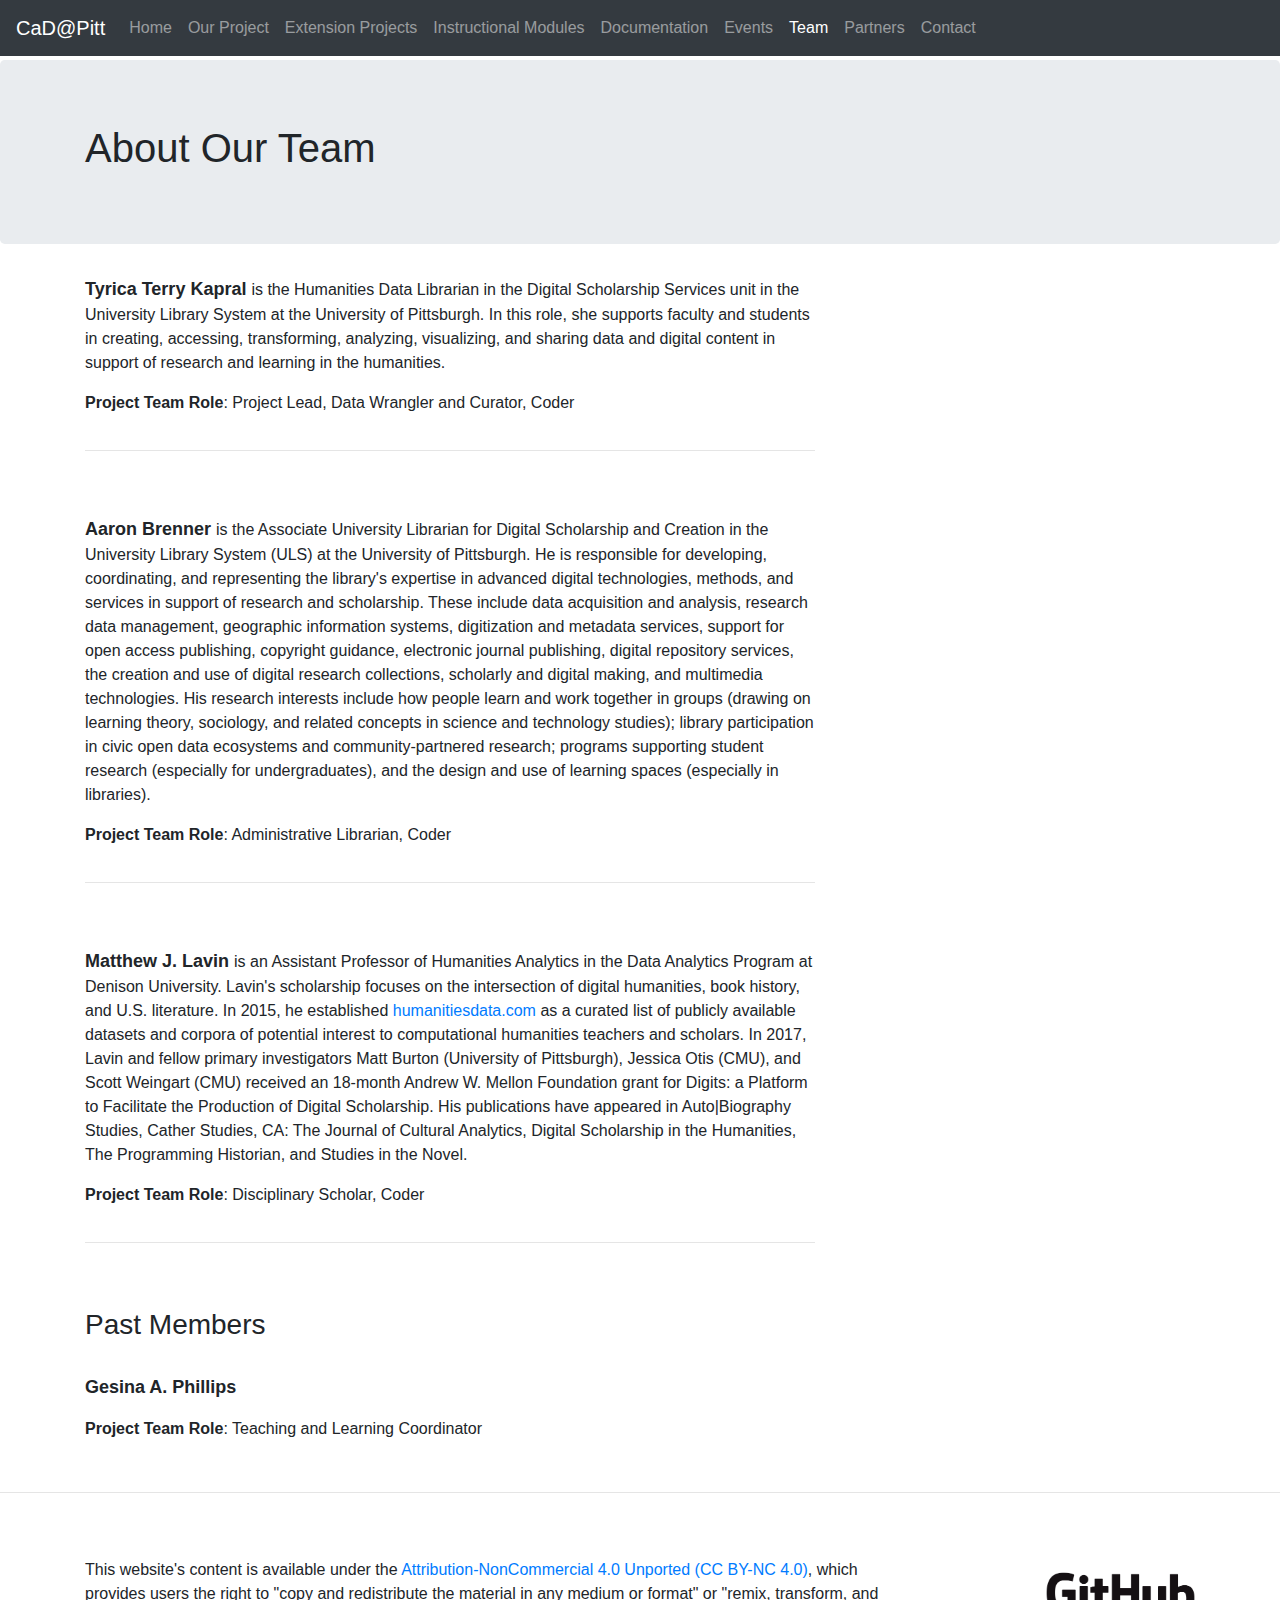
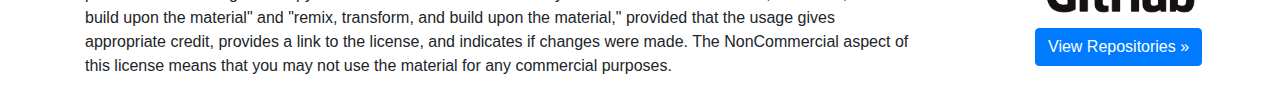
<file: team/index.html>
<!doctype html>
<html lang="en">
  <head>
    <meta charset="utf-8">
    <meta name="viewport" content="width=device-width, initial-scale=1, shrink-to-fit=no">
    <meta name="description" content="">
    <meta name="author" content="">
    <link rel="icon" href="/favicon.ico">

    <title>About Our Team • CaD@Pitt</title>

    <!-- Bootstrap core CSS -->
    <link href="/css/bootstrap.min.css" rel="stylesheet">

    <!-- Custom styles for this template -->
    <link href="/css/jumbotron.css" rel="stylesheet">

    <!-- Font Awesome Icons css -->
    <link rel="stylesheet" href="https://cdnjs.cloudflare.com/ajax/libs/font-awesome/4.7.0/css/font-awesome.min.css">

  </head>

  <body>

    <nav class="navbar navbar-expand-md navbar-dark fixed-top bg-dark">
      <a class="navbar-brand" href="/">CaD@Pitt</a>
      <button class="navbar-toggler" type="button" data-toggle="collapse" data-target="#navbarsExampleDefault" aria-controls="navbarsExampleDefault" aria-expanded="false" aria-label="Toggle navigation">
        <span class="navbar-toggler-icon"></span>
      </button>

      <div class="collapse navbar-collapse" id="navbarsExampleDefault">
        <ul class="navbar-nav mr-auto">
          <li class="nav-item">
            <a class="nav-link" href="/">Home</a>
          </li>

          <li class="nav-item">
            <a class="nav-link" href="/project">Our Project</a>
          </li>

          <li class="nav-item">
            <a class="nav-link" href="/extensions">Extension Projects</a>
          </li>

          <li class="nav-item">
            <a class="nav-link" href="/modules">Instructional Modules</a>
          </li>

          <li class="nav-item">
            <a class="nav-link" href="/documentation">Documentation</a>
          </li>

          <li class="nav-item">
            <a class="nav-link" href="/events">Events</a>
          </li>

          <li class="nav-item active">
            <a class="nav-link" href="/team">Team<span class="sr-only">(current)</span></a>
          </li>

          <li class="nav-item">
            <a class="nav-link" href="/partners">Partners</a>
          </li>

          <li class="nav-item">
            <a class="nav-link" href="/contact">Contact</a>
          </li>
        </ul>
      </div>
    </nav>

    <main role="main">
      <div class="jumbotron">
        <div class="container">
          <h1>About Our Team</h1>
        </div>
      </div>
      <div class="container">
        <div class="row">
          <div class="col-md-8">

            <p><font size="+1"><strong>Tyrica Terry Kapral </font></strong> is the Humanities Data Librarian in the Digital Scholarship Services unit in the University Library System at the University of Pittsburgh. In this role, she supports faculty and students in creating, accessing, transforming, analyzing, visualizing, and sharing data and digital content in support of research and learning in the humanities.</p>
            <p><strong>Project Team Role</strong>: Project Lead, Data Wrangler and Curator, Coder</p>

            <hr/>
            <p><font size="+1"><strong>Aaron Brenner </font></strong> is the Associate University Librarian for Digital Scholarship and Creation in the University Library System (ULS) at the University of Pittsburgh. He is responsible for developing, coordinating, and representing the library's expertise in advanced digital technologies, methods, and services in support of research and scholarship. These include data acquisition and analysis, research data management, geographic information systems, digitization and metadata services, support for open access publishing, copyright guidance, electronic journal publishing, digital repository services, the creation and use of digital research collections, scholarly and digital making, and multimedia technologies. His research interests include how people learn and work together in groups (drawing on learning theory, sociology, and related concepts in science and technology studies); library participation in civic open data ecosystems and community-partnered research; programs supporting student research (especially for undergraduates), and the design and use of learning spaces (especially in libraries).</p>
            <p><strong>Project Team Role</strong>: Administrative Librarian, Coder</p>

            <hr/>
            <p><font size="+1"><strong>Matthew J. Lavin </font></strong> is an Assistant Professor of Humanities Analytics in the Data Analytics Program at Denison University. Lavin's scholarship focuses on the intersection of digital humanities, book history, and U.S. literature. In 2015, he established <a href="https://humanitiesdata.com" target="_blank">humanitiesdata.com</a> as a curated list of publicly available datasets and corpora of potential interest to computational humanities teachers and scholars. In 2017, Lavin and fellow primary investigators Matt Burton (University of Pittsburgh), Jessica Otis (CMU), and Scott Weingart (CMU) received an 18-month Andrew W. Mellon Foundation grant for Digits: a Platform to Facilitate the Production of Digital Scholarship. His publications have appeared in Auto|Biography Studies, Cather Studies, CA: The Journal of Cultural Analytics, Digital Scholarship in the Humanities, The Programming Historian, and Studies in the Novel.</p>
            <p><strong>Project Team Role</strong>: Disciplinary Scholar, Coder</p>

            <hr/>
            <h3>Past Members</h3>
            <br/>
            <p><font size="+1"><strong>Gesina A. Phillips </font></strong></p>
            <p><strong>Project Team Role</strong>: Teaching and Learning Coordinator</p>

          </div>
        </div>
      </div>
    </div>

    </main>
  <hr/>
    <footer class="container"><div class="row">
      <div class="col-md-9"><p>This website's content is available under the <a href="https://creativecommons.org/licenses/by-nc/4.0/">Attribution-NonCommercial 4.0 Unported (CC BY-NC 4.0)</a>, which provides users the right to "copy and redistribute the material in any medium or format" or "remix, transform, and build upon the material" and "remix, transform, and build upon the material," provided that the usage gives appropriate credit, provides a link to the license, and indicates if changes were made. The NonCommercial aspect of this license means that you may not use the material for any commercial purposes. </p></div>
      <div class="col-md-1"></div>
      <div class="col-md-2"><img id="ghlogo" src="../images/GitHub-Logos/GitHub_Logo.png">
            <a class="btn btn-primary" href="https://github.com/CaDatPitt" target="blank" role="button">View Repositories &raquo;</a>
          </div></div>

    </footer>

    <!-- Bootstrap core JavaScript
    ================================================== -->
    <!-- Placed at the end of the document so the pages load faster -->
    <script src="/js/jquery-3.2.1.slim.min.js"></script>
    <script>window.jQuery || document.write('<script src="/js/vendor/jquery-slim.min.js"><\/script>')</script>
    <script src="/js/popper.min.js"></script>
    <script src="/js/bootstrap.min.js"></script>
  </body>
</html>
</file>
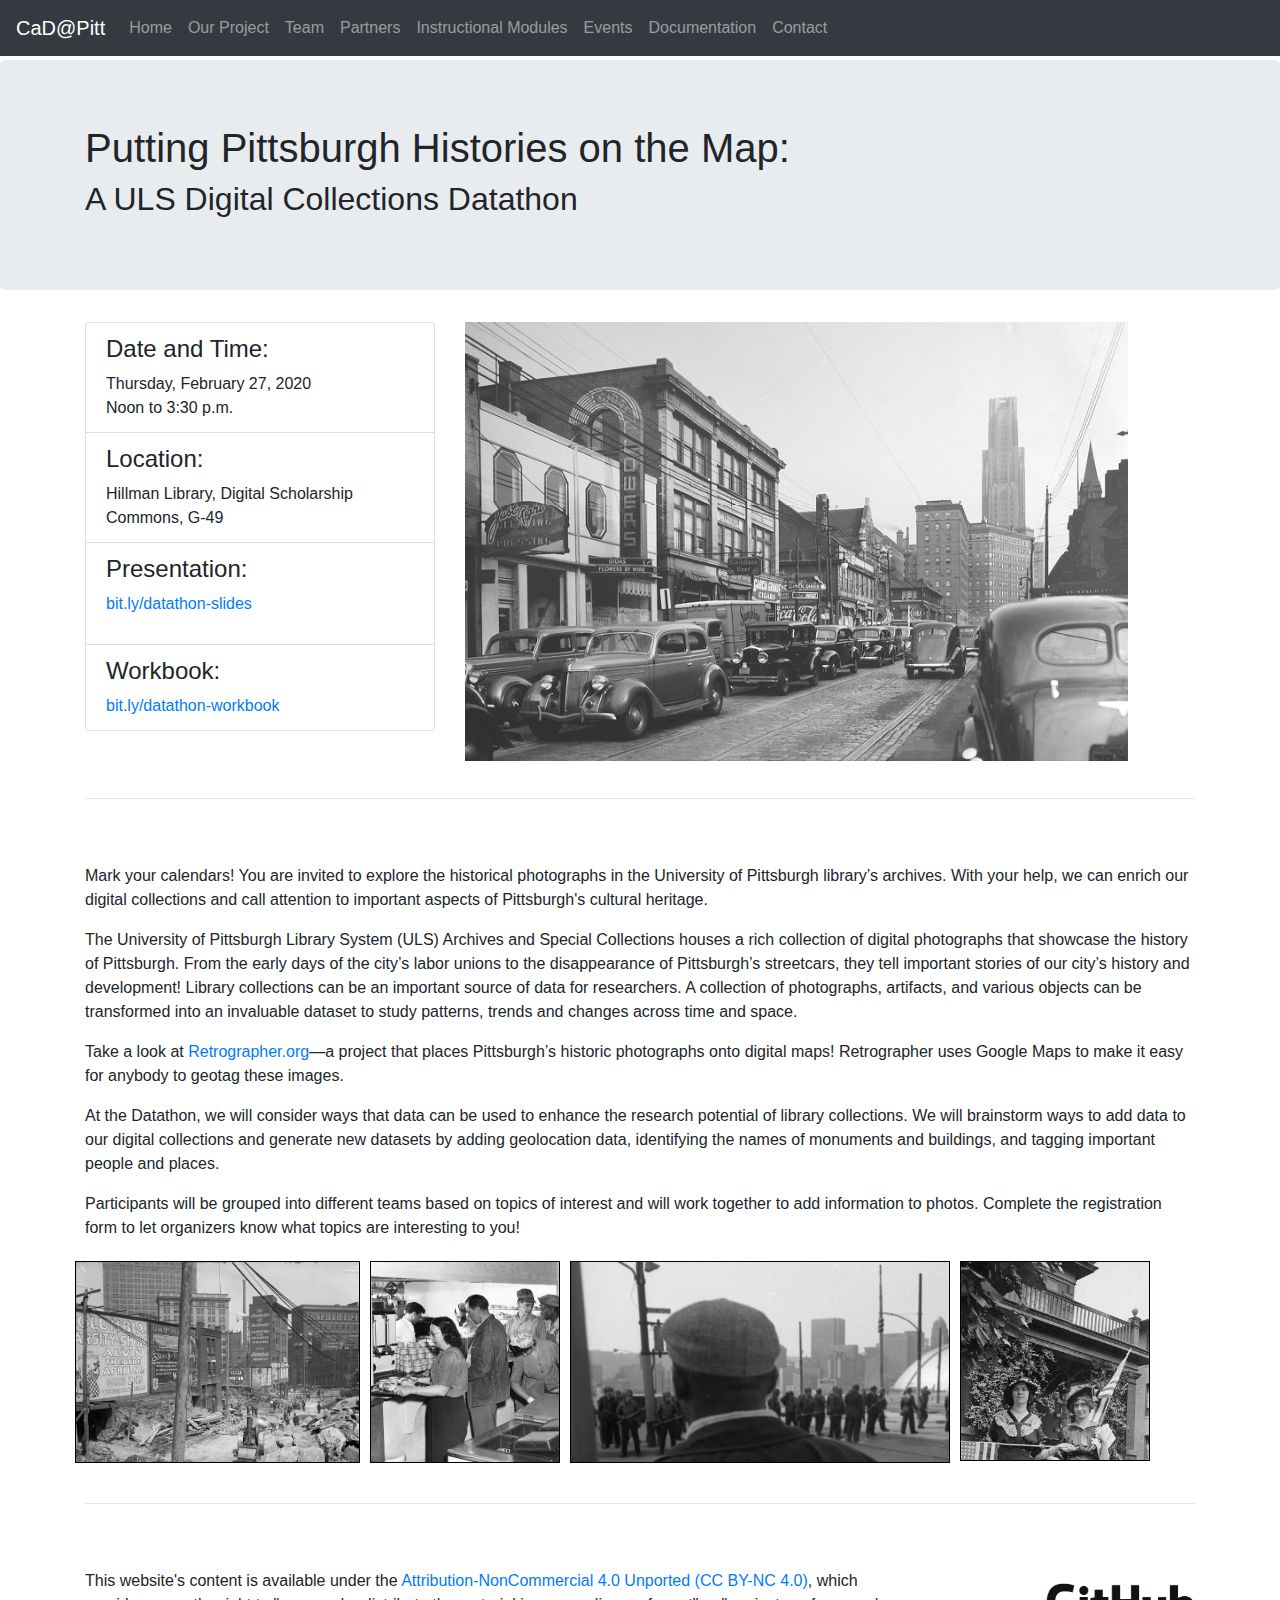
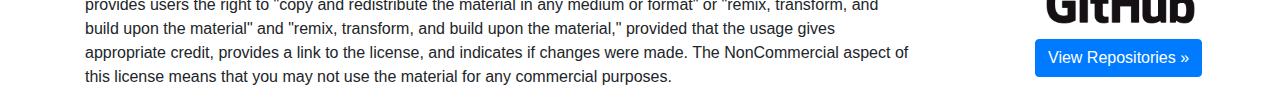
<file: events/2020-datathon.html>
<!doctype html>
<html lang="en">
  <head>
    <meta charset="utf-8">
    <meta name="viewport" content="width=device-width, initial-scale=1, shrink-to-fit=no">
    <meta name="description" content="">
    <meta name="author" content="">
    <link rel="icon" href="/favicon.ico">

    <title>CaD@Pitt</title>

    <!-- Bootstrap core CSS -->
    <link href="/css/bootstrap.min.css" rel="stylesheet">

    <!-- Custom styles for this template -->
    <link href="/css/jumbotron.css" rel="stylesheet">
  </head>

  <body>

  <nav class="navbar navbar-expand-md navbar-dark fixed-top bg-dark">
    <a class="navbar-brand" href="/">CaD@Pitt</a>
    <button class="navbar-toggler" type="button" data-toggle="collapse" data-target="#navbarsExampleDefault" aria-controls="navbarsExampleDefault" aria-expanded="false" aria-label="Toggle navigation">
      <span class="navbar-toggler-icon"></span>
    </button>

    <div class="collapse navbar-collapse" id="navbarsExampleDefault">
      <ul class="navbar-nav mr-auto">

        <li class="nav-item">
          <a class="nav-link" href="/">Home</a>
        </li>

        <li class="nav-item">
          <a class="nav-link" href="/project">Our Project</a>
        </li

        <li class="nav-item">
          <a class="nav-link" href="/team">Team</a>
        </li>

        <li class="nav-item">
          <a class="nav-link" href="/partners">Partners</a>
        </li>

        <li class="nav-item">
          <a class="nav-link" href="/modules">Instructional Modules</a>
        </li>

        <li class="nav-item">
          <a class="nav-link" href="/events">Events<span class="sr-only">(current)</span></a>
        </li>

        <li class="nav-item">
          <a class="nav-link" href="/documentation">Documentation</a>
        </li>

        <li class="nav-item">
          <a class="nav-link" href="/contact">Contact</a>
        </li>

      </ul>

    </div>
  </nav>

    <main role="main">
      <div class="jumbotron">
        <div class="container">
          <h1>Putting Pittsburgh Histories on the Map:</h1>
          <h2>A ULS Digital Collections Datathon</h2>
        </div>
      </div>
      <div class="container">
        <div class="row">
          <div class="col-md-4">
            <div class="list-group">
              <div class="list-group-item">
                <h4>Date and Time:</h4>
                Thursday, February 27, 2020<br>
                Noon to 3:30 p.m.
              </div>
              <div class="list-group-item">
                <h4>Location:</h4>
                Hillman Library, Digital Scholarship Commons, G-49
              </div>
              <div class="list-group-item">
                <h4>Presentation:</h4>
                <a href="https://bit.ly/datathon-slides">bit.ly/datathon-slides</a>
              </p>
              </div>
              <div class="list-group-item">
                <h4>Workbook:</h4>
                <a href="https://bit.ly/datathon-workbook">bit.ly/datathon-workbook</a>
              </div>
            </div>
          </div>

          <div class="col-md-8">
            <img style="{width:'100%'; height: auto;}"src="/images/hpgh-1.png"/>
          </div>
        </div>
        <div class="row">
          <div class="col-md-12">
            <hr>
          <p>
            Mark your calendars! You are invited to explore the historical photographs in the University of Pittsburgh library’s archives. With your help, we can enrich our digital collections and call attention to important aspects of Pittsburgh's cultural heritage.
          </p>
          <p>
            The University of Pittsburgh Library System (ULS) Archives and Special Collections houses a rich collection of digital photographs that showcase the history of Pittsburgh. From the early days of the city’s labor unions to the disappearance of Pittsburgh’s streetcars, they tell important stories of our city’s history and development! Library collections can be an important source of data for researchers. A collection of photographs, artifacts, and various objects can be transformed into an invaluable dataset to study patterns, trends and changes across time and space.
          </p>
          <p>
            Take a look at <a href="http://retrographer.org/">Retrographer.org</a>—a project that places Pittsburgh’s historic photographs onto digital maps! Retrographer uses Google Maps to make it easy for anybody to geotag these images.
          </p>
          <p>
             At the Datathon, we will consider ways that data can be used to enhance the research potential of library collections. We will brainstorm ways to add data to our digital collections and generate new datasets by adding geolocation data, identifying the names of monuments and buildings, and tagging important people and places.
          </p>
          <p>
             Participants will be grouped into different teams based on topics of interest and will work together to add information to photos. Complete the registration form to let organizers know what topics are interesting to you!
          </p>
        </div>
      </div>
    </div>
    <div class="container">
        <div class="row">
          <div class="col-md-3" style="padding:0;margin:5px;overflow:hidden;border:1px solid black;">
            <img style="width:auto;height:200px;" src="/images/hpgh-2.png"/>
          </div>
          <div class="col-md-2" style="padding:0;margin:5px;overflow:hidden;border:1px solid black;">
            <img style="width:auto;height:200px;" src="/images/hpgh-3.png"/>
          </div>
          <div class="col-md-4" style="padding:0;margin:5px;overflow:hidden;border:1px solid black;">
            <img style="width:auto;height:200px;" src="/images/hpgh-4.png"/>
          </div>
          <div class="col-md-2" style="height:200px;padding:0;margin:5px;overflow:hidden;border:1px solid black;">
            <img style="margin-left:-2px;width:105%;height:auto;" src="/images/hpgh-5.png"/>
          </div>
        </div>
      </div>

    </main>

    <footer class="container">
      <hr>
      <div class="row">

      <div class="col-md-9"><p>This website's content is available under the <a href="https://creativecommons.org/licenses/by-nc/4.0/">Attribution-NonCommercial 4.0 Unported (CC BY-NC 4.0)</a>, which provides users the right to "copy and redistribute the material in any medium or format" or "remix, transform, and build upon the material" and "remix, transform, and build upon the material," provided that the usage gives appropriate credit, provides a link to the license, and indicates if changes were made. The NonCommercial aspect of this license means that you may not use the material for any commercial purposes. </p></div>
      <div class="col-md-1"></div>
      <div class="col-md-2"><img id="ghlogo" src="../images/GitHub-Logos/GitHub_Logo.png">
            <a class="btn btn-primary" href="https://github.com/CaDatPitt" target="blank" role="button">View Repositories &raquo;</a>
          </div></div>

    </footer>

    <!-- Bootstrap core JavaScript
    ================================================== -->
    <!-- Placed at the end of the document so the pages load faster -->
    <script src="/js/jquery-3.2.1.slim.min.js"></script>
    <script>window.jQuery || document.write('<script src="/js/vendor/jquery-slim.min.js"><\/script>')</script>
    <script src="/js/popper.min.js"></script>
    <script src="/js/bootstrap.min.js"></script>
  </body>
</html>
</file>
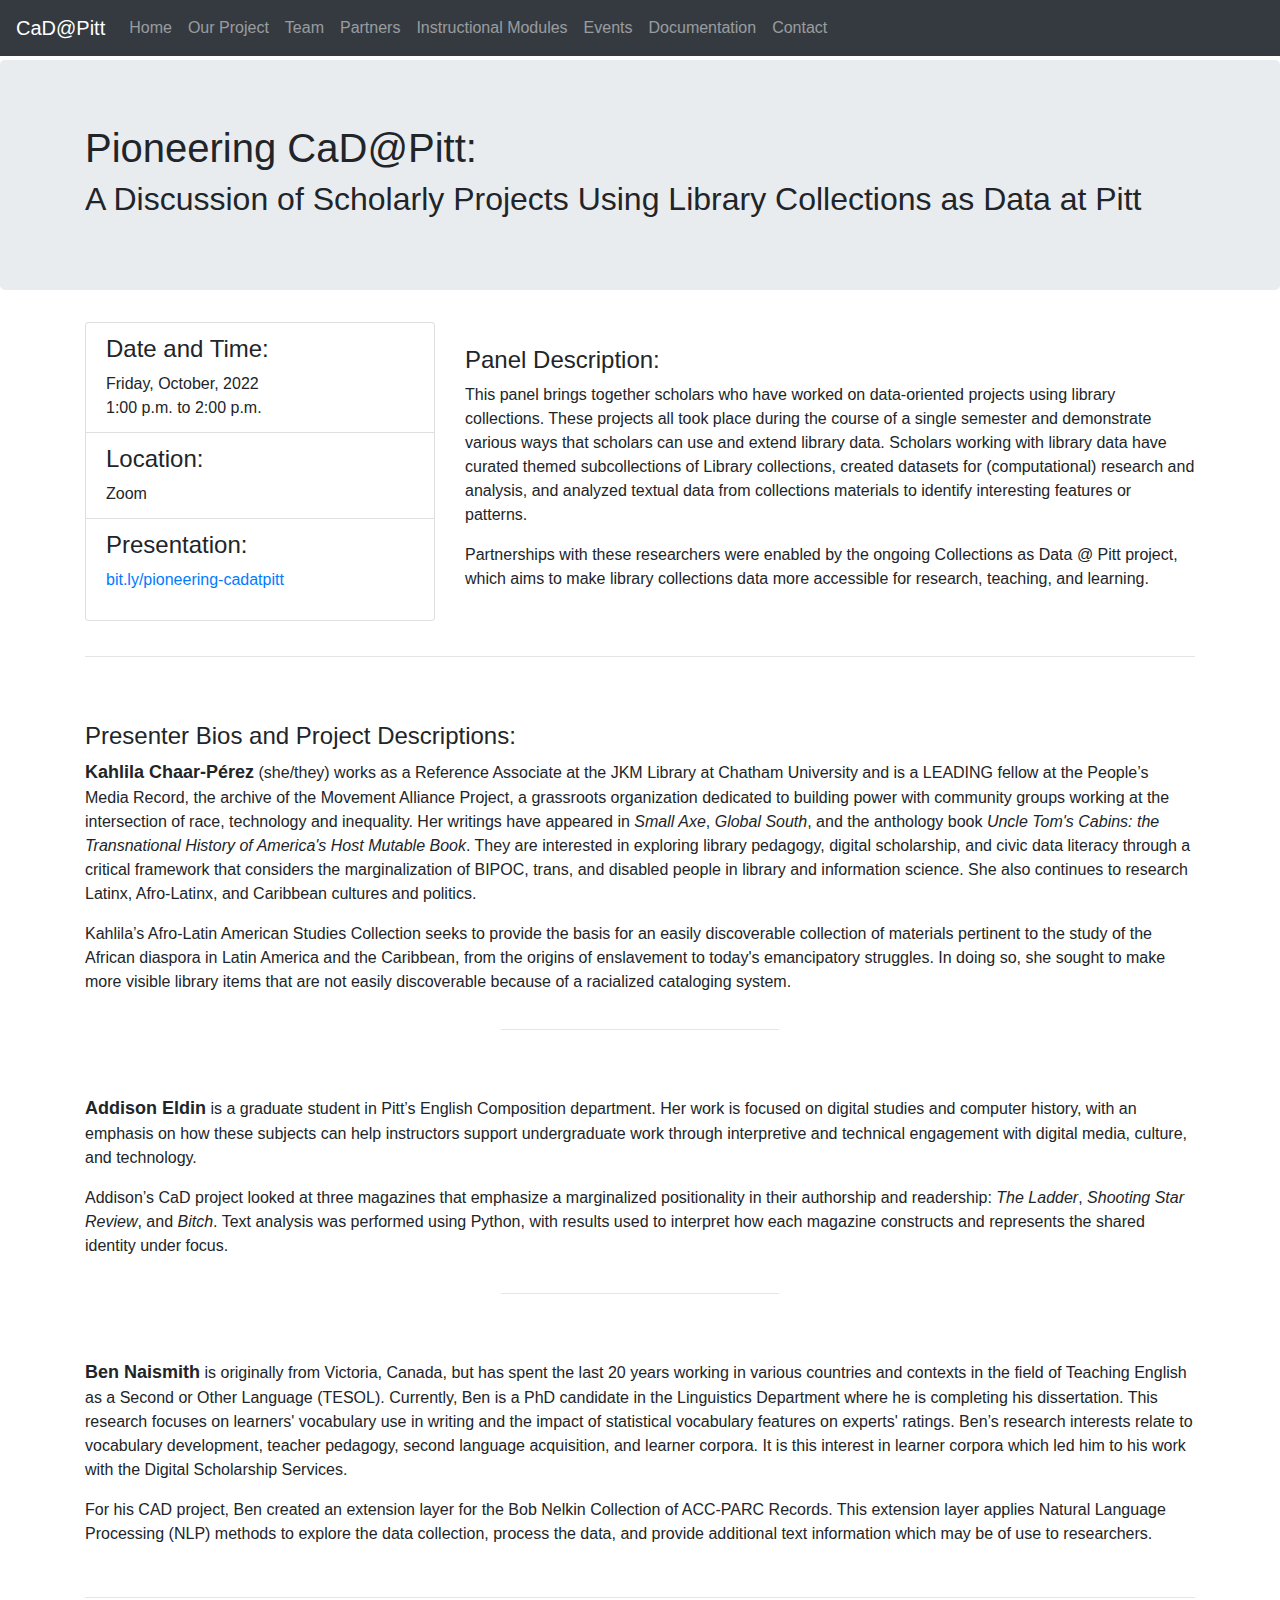
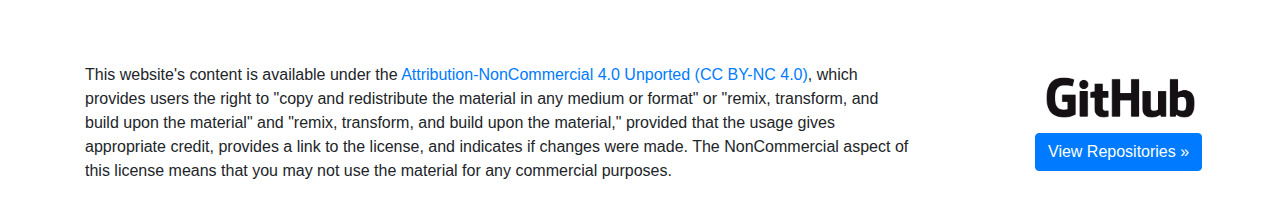
<file: events/2021-pioneering-cadatpitt.html>
<!doctype html>
<html lang="en">
  <head>
    <meta charset="utf-8">
    <meta name="viewport" content="width=device-width, initial-scale=1, shrink-to-fit=no">
    <meta name="description" content="">
    <meta name="author" content="">
    <link rel="icon" href="/favicon.ico">

    <title>CaD@Pitt</title>

    <!-- Bootstrap core CSS -->
    <link href="/css/bootstrap.min.css" rel="stylesheet">

    <!-- Custom styles for this template -->
    <link href="/css/jumbotron.css" rel="stylesheet">
  </head>

  <body>

  <nav class="navbar navbar-expand-md navbar-dark fixed-top bg-dark">
    <a class="navbar-brand" href="/">CaD@Pitt</a>
    <button class="navbar-toggler" type="button" data-toggle="collapse" data-target="#navbarsExampleDefault" aria-controls="navbarsExampleDefault" aria-expanded="false" aria-label="Toggle navigation">
      <span class="navbar-toggler-icon"></span>
    </button>

    <div class="collapse navbar-collapse" id="navbarsExampleDefault">
      <ul class="navbar-nav mr-auto">

        <li class="nav-item">
          <a class="nav-link" href="/">Home</a>
        </li>

        <li class="nav-item">
          <a class="nav-link" href="/project">Our Project</a>
        </li

        <li class="nav-item">
          <a class="nav-link" href="/team">Team</a>
        </li>

        <li class="nav-item">
          <a class="nav-link" href="/partners">Partners</a>
        </li>

        <li class="nav-item">
          <a class="nav-link" href="/modules">Instructional Modules</a>
        </li>

        <li class="nav-item">
          <a class="nav-link" href="/events">Events<span class="sr-only">(current)</span></a>
        </li>

        <li class="nav-item">
          <a class="nav-link" href="/documentation">Documentation</a>
        </li>

        <li class="nav-item">
          <a class="nav-link" href="/contact">Contact</a>
        </li>

      </ul>

    </div>
  </nav>

    <main role="main">
      <div class="jumbotron">
        <div class="container">
          <h1>Pioneering CaD@Pitt:</h1>
          <h2>A Discussion of Scholarly Projects Using Library Collections as Data at Pitt</h2>
        </div>
      </div>
      <div class="container">
        <div class="row">
          <div class="col-md-4">
            <div class="list-group">
              <div class="list-group-item">
                <h4>Date and Time:</h4>
                Friday, October, 2022<br>
                1:00 p.m. to 2:00 p.m.
              </div>
              <div class="list-group-item">
                <h4>Location:</h4>
                Zoom
              </div>
              <div class="list-group-item">
                <h4>Presentation:</h4>
                <a href="https://bit.ly/pioneering-cadatpitt">bit.ly/pioneering-cadatpitt</a>
              </p>
              </div>
            </div>
          </div>

          <div class="col-md-8">
            <!--<img style="{width:'100%'; height: auto;}"src="/images/hpgh-1.png"/>-->
            <br/>
            <h4>Panel Description:</h4>
            <p>
            This panel brings together scholars who have worked on data-oriented projects using library collections. These projects all took place during the course of a single semester and demonstrate various ways that scholars can use and extend library data. Scholars working with library data have curated themed subcollections of Library collections, created datasets for (computational) research and analysis, and analyzed textual data from collections materials to identify interesting features or patterns.
              </p> 
            <p>Partnerships with these researchers were enabled by the ongoing Collections as Data @ Pitt project, which aims to make library collections data more accessible for research, teaching, and learning.
          </p>
          </div>
        </div>
        <div class="row">
          <div class="col-md-12">
            <hr>
            <h4>Presenter Bios and Project Descriptions:</h4>
            <p>
              <font size="+1"><strong>Kahlila Chaar-Pérez</font></strong> (she/they) works as a Reference Associate at the JKM Library at Chatham University and is a LEADING fellow at the People’s Media Record, the archive of the Movement Alliance Project, a grassroots organization dedicated to building power with community groups working at the intersection of race, technology and inequality. Her writings have appeared in <i>Small Axe</i>, <i>Global South</i>, and the anthology book <i>Uncle Tom's Cabins: the Transnational History of America's Host Mutable Book</i>. They are interested in exploring library pedagogy, digital scholarship, and civic data literacy through a critical framework that considers the marginalization of BIPOC, trans, and disabled people in library and information science. She also continues to research Latinx, Afro-Latinx, and Caribbean cultures and politics.
            </p>
  <p>
Kahlila’s Afro-Latin American Studies Collection seeks to provide the basis for an easily discoverable collection of materials pertinent to the study of the African diaspora in Latin America and the Caribbean, from the origins of enslavement to today's emancipatory struggles. In doing so, she sought to make more visible library items that are not easily discoverable because of a racialized cataloging system.
          </p>
            <hr align="center" width="25%">
       <p>
         <font size="+1"><strong>Addison Eldin</font></strong> is a graduate student in Pitt’s English Composition department. Her work is focused on digital studies and computer history, with an emphasis on how these subjects can help instructors support undergraduate work through interpretive and technical engagement with digital media, culture, and technology.
      </p>
  <p>
Addison’s CaD project looked at three magazines that emphasize a marginalized positionality in their authorship and readership: <i>The Ladder</i>, <i>Shooting Star Review</i>, and <i>Bitch</i>. Text analysis was performed using Python, with results used to interpret how each magazine constructs and represents the shared identity under focus.
          </p>
            <hr align="center" width="25%">
       <p>
<font size="+1"><strong>Ben Naismith</font></strong> is originally from Victoria, Canada, but has spent the last 20 years working in various countries and contexts in the field of Teaching English as a Second or Other Language (TESOL). Currently, Ben is a PhD candidate in the Linguistics Department where he is completing his dissertation. This research focuses on learners' vocabulary use in writing and the impact of statistical vocabulary features on experts' ratings. Ben’s research interests relate to vocabulary development, teacher pedagogy, second language acquisition, and learner corpora. It is this interest in learner corpora which led him to his work with the Digital Scholarship Services. 
      </p>
  <p>
For his CAD project, Ben created an extension layer for the Bob Nelkin Collection of ACC-PARC Records. This extension layer applies Natural Language Processing (NLP) methods to explore the data collection, process the data, and provide additional text information which may be of use to researchers.
          </p>
        </div>
      </div>
    </div>
    </main>

    <footer class="container">
      <hr>
      <div class="row">

      <div class="col-md-9"><p>This website's content is available under the <a href="https://creativecommons.org/licenses/by-nc/4.0/">Attribution-NonCommercial 4.0 Unported (CC BY-NC 4.0)</a>, which provides users the right to "copy and redistribute the material in any medium or format" or "remix, transform, and build upon the material" and "remix, transform, and build upon the material," provided that the usage gives appropriate credit, provides a link to the license, and indicates if changes were made. The NonCommercial aspect of this license means that you may not use the material for any commercial purposes. </p></div>
      <div class="col-md-1"></div>
      <div class="col-md-2"><img id="ghlogo" src="../images/GitHub-Logos/GitHub_Logo.png">
            <a class="btn btn-primary" href="https://github.com/CaDatPitt" target="blank" role="button">View Repositories &raquo;</a>
          </div></div>

    </footer>

    <!-- Bootstrap core JavaScript
    ================================================== -->
    <!-- Placed at the end of the document so the pages load faster -->
    <script src="/js/jquery-3.2.1.slim.min.js"></script>
    <script>window.jQuery || document.write('<script src="/js/vendor/jquery-slim.min.js"><\/script>')</script>
    <script src="/js/popper.min.js"></script>
    <script src="/js/bootstrap.min.js"></script>
  </body>
</html>
</file>
<file: css/jumbotron.css>
/* Move down content because we have a fixed navbar that is 3.5rem tall */
body {
  padding-top: 3.5rem;
}
hr {
	margin-top: 35px;
	margin-bottom: 65px;
}

html, body {
  height: 100%;
  padding-top: 30px;
}
#search, #signup, #about, #submit{
  padding-bottom: 35px;
}
#submit_resource {
  padding: 10px;
  margin-bottom: 15px;
}
.expand_collapse:hover {
  cursor: pointer;
}
.form_row {
  margin-bottom: 4px;
    margin-top: 4px;
}
.container.outer{
  padding-bottom: 10px;
  margin-bottom: 10px;
  width: 100vw;
  display: block;

}
.jumbotron.vertical-center {
  background-color: #EEE;
  width: 95vw;
  margin-left: auto;
  margin-right: auto;
  margin-top: 0px;
  margin-bottom: 0px;
  padding-top: 0px;
  padding-bottom: 0px;
  border-radius: 14px;
}

.vertical-center {
  width: 100%;
  text-align: center;  /* align the inline(-block) elements horizontally */
  font: 0/0 a;         /* remove the gap between inline(-block) elements */
}

.vertical-center:before {    /* create a full-height inline block pseudo=element */
  content: ' ';
  display: inline-block;
  vertical-align: middle;  /* vertical alignment of the inline element */

}

.vertical-center > .container {
  max-width: 100%;
  /*border: 1px solid #FFD69A;*/
  display: inline-block;
  vertical-align: middle;  /* vertical alignment of the inline element */
  font: 16px/1 "Helvetica Neue", Helvetica, Arial, sans-serif;        /* <-- reset the font property */
}
}


@media (max-width: 768px) {
  .vertical-center:before {
    /* height: auto; */
    display: none;
  }
}

.inner {
text-align: left;
}
.jumbotron ol {
  margin-bottom: 15px;
font-size: 21px;
font-weight: 200;
}
.form-control {
      height: 100%;
}
.no-float {
    margin: 0 auto;
    float: none;
    display: inline-block;
}
.middle {
    text-align: center;
    display: block;
    float: none;
}
.required {
    color:red;
    font-weight: bold;
}
.filter {
  min-width: 150px;
  padding-left: 5px;
  padding-right: 5px;
  padding-top: 1px;
  padding-bottom: 1px;
  position: relative;
  margin-left: 5px;
  margin-right: 5px;
  margin-top: 10px;
  margin-bottom: 10px;
  line-height: 26px;
  float: right;
}
#filter-button-frame {
	width: 100%;
	float: none;
	height: 70px;
}
.btn.btn-success {
  margin-bottom: 10px;
  margin-right: 6px;
}
#faq {
  width: 100%;
  font-size: 1000%;
}
#ghlogo {
  height: 70px;
  width: auto;
  
}
.form-control {
  margin-bottom: 15px;
}
</file>
